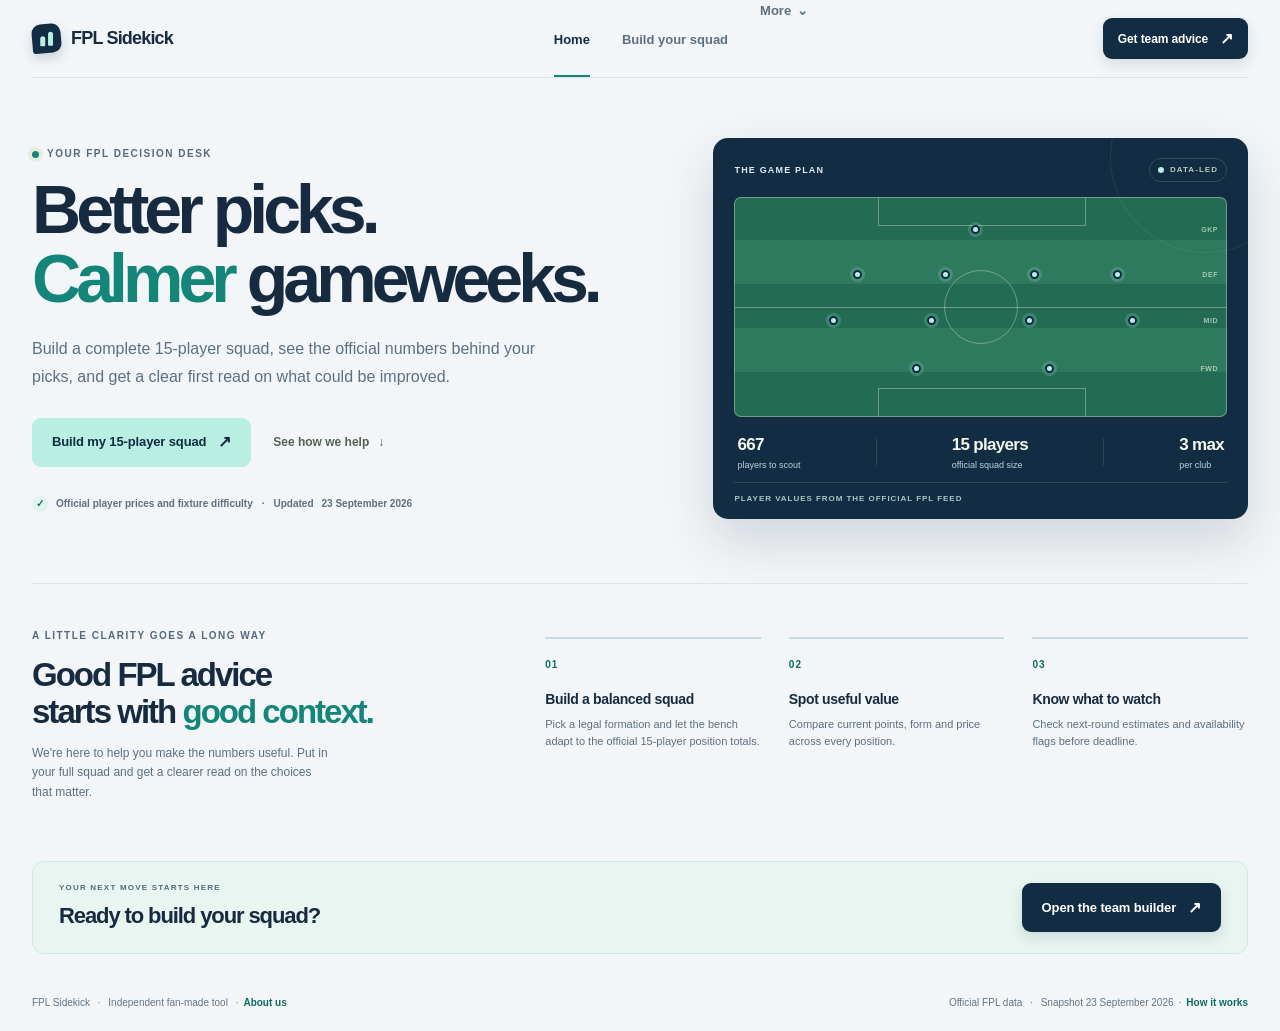
<file: index.html>
<!doctype html>
<html lang="en">
<head>
  <!DOCTYPE html>
<html lang="en">
<head>
    <meta charset="UTF-8">
    <title>FPL SideKick</title>
    
<link rel="shortcut icon" type="image/x-icon" href="favicon.ico"> 
</head>
</html>
  <meta charset="utf-8">
  <meta name="viewport" content="width=device-width, initial-scale=1">
  <meta name="theme-color" content="#f3f6f8">
  <meta name="description" content="Data-led Fantasy Premier League advice, a rules-based 15-player squad builder and human-reviewed team feedback.">
  <title>FPL Sidekick — better picks, calmer gameweeks</title>
  <link rel="stylesheet" href="styles.css">
</head>
<body class="home-page">
  <header class="site-header">
    <a class="brand" href="index.html" aria-label="FPL Sidekick home">
      <span class="brand-mark" aria-hidden="true"><span></span><span></span></span>
      <span>FPL <b>Sidekick</b></span>
    </a>
    <nav class="main-nav" aria-label="Main navigation">
      <a class="nav-link is-active" href="index.html" aria-current="page">Home</a>
      <a class="nav-link" href="team.html">Build your squad</a>
      <details class="nav-more"><summary>More</summary><div class="nav-menu"><a href="how-it-works.html">How it works</a><a href="about.html">About us</a></div></details>
    </nav>
    <details class="mobile-nav">
      <summary><span class="mobile-nav-icon" aria-hidden="true"></span>Menu</summary>
      <nav class="mobile-nav-panel" aria-label="Mobile navigation">
        <a class="is-current" href="index.html" aria-current="page">Home</a>
        <a href="team.html">Build your squad</a>
        <a href="how-it-works.html">How it works</a>
        <a href="about.html">About us</a>
      </nav>
    </details>
    <a class="button button-small button-dark header-cta" href="team.html">Get team advice <span aria-hidden="true">↗</span></a>
  </header>
<main>
    <section class="home-hero wrap">
      <div class="hero-copy">
        <p class="eyebrow"><span class="eyebrow-dot"></span> YOUR FPL DECISION DESK</p>
        <h1>Better picks.<br><span>Calmer</span> gameweeks.</h1>
        <p class="hero-lede">Build a complete 15-player squad, see the official numbers behind your picks, and get a clear first read on what could be improved.</p>
        <div class="hero-actions">
          <a class="button button-lime" href="team.html">Build my 15-player squad <span aria-hidden="true">↗</span></a>
          <a class="text-link" href="#how-we-help">See how we help <span aria-hidden="true">↓</span></a>
        </div>
        <div class="hero-proof"><span class="proof-check" aria-hidden="true">✓</span> Official player prices and fixture difficulty <span class="proof-separator">·</span> Updated <time data-updated>23 September 2026</time></div>
      </div>

      <aside class="hero-board" aria-label="FPL Sidekick squad snapshot">
        <div class="board-topline"><span class="board-label">THE GAME PLAN</span><span class="live-tag"><i></i> DATA-LED</span></div>
        <div class="mini-pitch" aria-hidden="true">
          <span class="pitch-halfway"></span><span class="pitch-circle"></span>
          <span class="mini-player p1"></span><span class="mini-player p2"></span><span class="mini-player p3"></span>
          <span class="mini-player p4"></span><span class="mini-player p5"></span><span class="mini-player p6"></span>
          <span class="mini-player p7"></span><span class="mini-player p8"></span><span class="mini-player p9"></span>
          <span class="mini-player p10"></span><span class="mini-player p11"></span>
          <span class="mini-label mini-gk">GKP</span><span class="mini-label mini-def">DEF</span>
          <span class="mini-label mini-mid">MID</span><span class="mini-label mini-fwd">FWD</span>
        </div>
        <div class="board-bottomline">
          <div><span class="board-number" data-player-pool>667</span><span class="board-caption">players to scout</span></div>
          <div class="board-divider"></div>
          <div><span class="board-number">15 players</span><span class="board-caption">official squad size</span></div>
          <div class="board-divider"></div>
          <div><span class="board-number">3 max</span><span class="board-caption">per club</span></div>
        </div>
        <p class="board-source">PLAYER VALUES FROM THE OFFICIAL FPL FEED</p>
      </aside>
    </section>

    <section class="how-section wrap" id="how-we-help">
      <div class="section-intro">
        <p class="eyebrow">A LITTLE CLARITY GOES A LONG WAY</p>
        <h2>Good FPL advice<br>starts with <em>good context.</em></h2>
        <p>We're here to help you make the numbers useful. Put in your full squad and get a clearer read on the choices that matter.</p>
      </div>
      <div class="approach-grid">
        <article class="approach-item">
          <span class="approach-number">01</span>
          <h3>Build a balanced squad</h3>
          <p>Pick a legal formation and let the bench adapt to the official 15-player position totals.</p>
        </article>
        <article class="approach-item">
          <span class="approach-number">02</span>
          <h3>Spot useful value</h3>
          <p>Compare current points, form and price across every position.</p>
        </article>
        <article class="approach-item">
          <span class="approach-number">03</span>
          <h3>Know what to watch</h3>
          <p>Check next-round estimates and availability flags before deadline.</p>
        </article>
      </div>
    </section>

    <section class="home-cta wrap">
        <div><p class="eyebrow">YOUR NEXT MOVE STARTS HERE</p><h2>Ready to build your squad?</h2></div>
        <a class="button button-dark" href="team.html">Open the team builder <span aria-hidden="true">↗</span></a>
    </section>
  </main>

  <footer class="site-footer wrap">
    <span>FPL Sidekick <span class="footer-dot">·</span> Independent fan-made tool <span class="footer-dot">·</span><a href="about.html">About us</a></span>
    <span>Official FPL data <span class="footer-dot">·</span> Snapshot <time data-updated>23 September 2026</time><span class="footer-dot">·</span><a href="how-it-works.html">How it works</a></span>
  </footer>
  <script src="players.js"></script>
  <script src="home.js"></script>
</body>
</html>
</file>
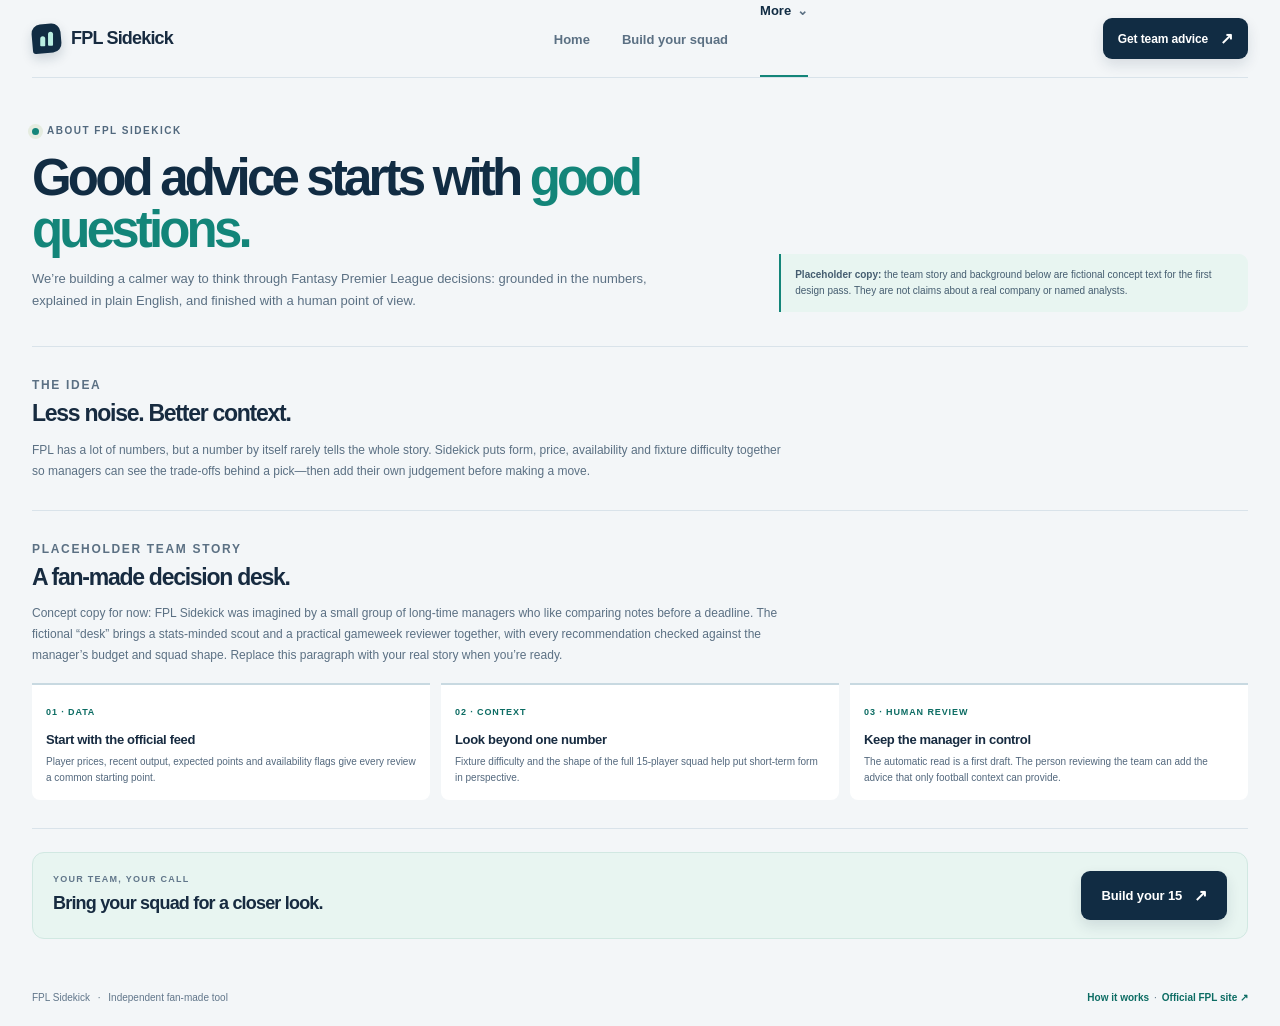
<file: about.html>
<!doctype html>
<html lang="en">
<head>
  <meta charset="utf-8">
  <meta name="viewport" content="width=device-width, initial-scale=1">
  <meta name="theme-color" content="#f3f6f8">
  <meta name="description" content="Meet FPL Sidekick and learn about the idea behind our Fantasy Premier League team reviews.">
  <title>About us — FPL Sidekick</title>
  <link rel="stylesheet" href="styles.css">
</head>
<body>
  <header class="site-header">
    <a class="brand" href="index.html" aria-label="FPL Sidekick home"><span class="brand-mark" aria-hidden="true"><span></span><span></span></span><span>FPL <b>Sidekick</b></span></a>
    <nav class="main-nav" aria-label="Main navigation">
      <a class="nav-link" href="index.html">Home</a><a class="nav-link" href="team.html">Build your squad</a>
      <details class="nav-more is-active"><summary>More</summary><div class="nav-menu"><a href="how-it-works.html">How it works</a><a class="is-current" href="about.html" aria-current="page">About us</a></div></details>
    </nav>
    <details class="mobile-nav">
      <summary><span class="mobile-nav-icon" aria-hidden="true"></span>Menu</summary>
      <nav class="mobile-nav-panel" aria-label="Mobile navigation">
        <a href="index.html">Home</a>
        <a href="team.html">Build your squad</a>
        <a href="how-it-works.html">How it works</a>
        <a class="is-current" href="about.html" aria-current="page">About us</a>
      </nav>
    </details>
    <a class="button button-small button-dark header-cta" href="team.html">Get team advice <span aria-hidden="true">↗</span></a>
  </header>
  <main class="wrap content-main">
    <section class="page-hero">
      <div><p class="eyebrow"><span class="eyebrow-dot"></span> ABOUT FPL SIDEKICK</p><h1>Good advice starts with <span>good questions.</span></h1><p>We’re building a calmer way to think through Fantasy Premier League decisions: grounded in the numbers, explained in plain English, and finished with a human point of view.</p></div>
      <aside class="page-note"><strong>Placeholder copy:</strong> the team story and background below are fictional concept text for the first design pass. They are not claims about a real company or named analysts.</aside>
    </section>
    <section class="page-section">
      <p class="micro-label">THE IDEA</p><h2>Less noise. Better context.</h2>
      <p>FPL has a lot of numbers, but a number by itself rarely tells the whole story. Sidekick puts form, price, availability and fixture difficulty together so managers can see the trade-offs behind a pick—then add their own judgement before making a move.</p>
    </section>
    <section class="page-section">
      <p class="micro-label">PLACEHOLDER TEAM STORY</p><h2>A fan-made decision desk.</h2>
      <p>Concept copy for now: FPL Sidekick was imagined by a small group of long-time managers who like comparing notes before a deadline. The fictional “desk” brings a stats-minded scout and a practical gameweek reviewer together, with every recommendation checked against the manager’s budget and squad shape. Replace this paragraph with your real story when you’re ready.</p>
      <div class="page-card-grid">
        <article class="page-card"><span>01 · DATA</span><h3>Start with the official feed</h3><p>Player prices, recent output, expected points and availability flags give every review a common starting point.</p></article>
        <article class="page-card"><span>02 · CONTEXT</span><h3>Look beyond one number</h3><p>Fixture difficulty and the shape of the full 15-player squad help put short-term form in perspective.</p></article>
        <article class="page-card"><span>03 · HUMAN REVIEW</span><h3>Keep the manager in control</h3><p>The automatic read is a first draft. The person reviewing the team can add the advice that only football context can provide.</p></article>
      </div>
    </section>
    <section class="page-cta"><div><p class="micro-label">YOUR TEAM, YOUR CALL</p><h2>Bring your squad for a closer look.</h2></div><a class="button button-dark" href="team.html">Build your 15 <span aria-hidden="true">↗</span></a></section>
  </main>
  <footer class="site-footer wrap"><span>FPL Sidekick <span class="footer-dot">·</span> Independent fan-made tool</span><span><a href="how-it-works.html">How it works</a><span class="footer-dot">·</span><a href="https://fantasy.premierleague.com/" target="_blank" rel="noreferrer">Official FPL site ↗</a></span></footer>
</body>
</html>
</file>
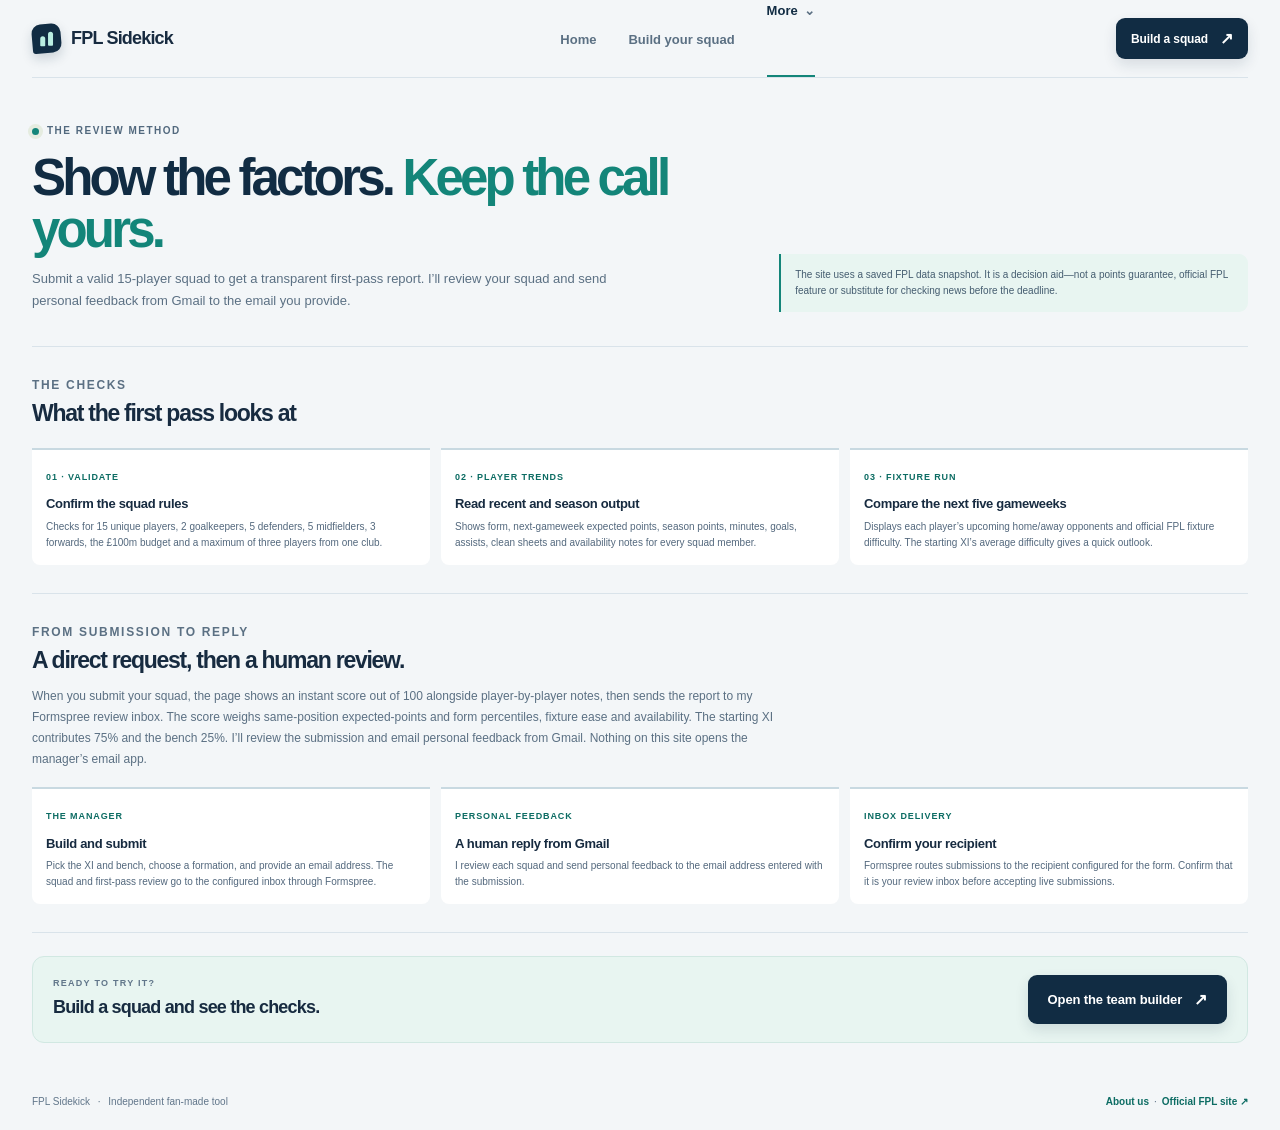
<file: how-it-works.html>
<!doctype html>
<html lang="en">
<head>
  <meta charset="utf-8">
  <meta name="viewport" content="width=device-width, initial-scale=1">
  <meta name="theme-color" content="#f3f6f8">
  <meta name="description" content="See how FPL Sidekick checks a squad and builds a first-pass review from official player and fixture data.">
  <title>How it works — FPL Sidekick</title>
  <link rel="stylesheet" href="styles.css">
</head>
<body>
  <header class="site-header">
    <a class="brand" href="index.html" aria-label="FPL Sidekick home"><span class="brand-mark" aria-hidden="true"><span></span><span></span></span><span>FPL <b>Sidekick</b></span></a>
    <nav class="main-nav" aria-label="Main navigation">
      <a class="nav-link" href="index.html">Home</a><a class="nav-link" href="team.html">Build your squad</a>
      <details class="nav-more is-active"><summary>More</summary><div class="nav-menu"><a class="is-current" href="how-it-works.html" aria-current="page">How it works</a><a href="about.html">About us</a></div></details>
    </nav>
    <details class="mobile-nav">
      <summary><span class="mobile-nav-icon" aria-hidden="true"></span>Menu</summary>
      <nav class="mobile-nav-panel" aria-label="Mobile navigation">
        <a href="index.html">Home</a>
        <a href="team.html">Build your squad</a>
        <a class="is-current" href="how-it-works.html" aria-current="page">How it works</a>
        <a href="about.html">About us</a>
      </nav>
    </details>
    <a class="button button-small button-dark header-cta" href="team.html">Build a squad <span aria-hidden="true">↗</span></a>
  </header>
  <main class="wrap content-main">
    <section class="page-hero">
      <div><p class="eyebrow"><span class="eyebrow-dot"></span> THE REVIEW METHOD</p><h1>Show the factors. <span>Keep the call yours.</span></h1><p>Submit a valid 15-player squad to get a transparent first-pass report. I’ll review your squad and send personal feedback from Gmail to the email you provide.</p></div>
      <aside class="page-note">The site uses a saved FPL data snapshot. It is a decision aid—not a points guarantee, official FPL feature or substitute for checking news before the deadline.</aside>
    </section>
    <section class="page-section">
      <p class="micro-label">THE CHECKS</p><h2>What the first pass looks at</h2>
      <div class="page-card-grid">
        <article class="page-card"><span>01 · VALIDATE</span><h3>Confirm the squad rules</h3><p>Checks for 15 unique players, 2 goalkeepers, 5 defenders, 5 midfielders, 3 forwards, the £100m budget and a maximum of three players from one club.</p></article>
        <article class="page-card"><span>02 · PLAYER TRENDS</span><h3>Read recent and season output</h3><p>Shows form, next-gameweek expected points, season points, minutes, goals, assists, clean sheets and availability notes for every squad member.</p></article>
        <article class="page-card"><span>03 · FIXTURE RUN</span><h3>Compare the next five gameweeks</h3><p>Displays each player’s upcoming home/away opponents and official FPL fixture difficulty. The starting XI’s average difficulty gives a quick outlook.</p></article>
      </div>
    </section>
    <section class="page-section">
      <p class="micro-label">FROM SUBMISSION TO REPLY</p><h2>A direct request, then a human review.</h2>
      <p>When you submit your squad, the page shows an instant score out of 100 alongside player-by-player notes, then sends the report to my Formspree review inbox. The score weighs same-position expected-points and form percentiles, fixture ease and availability. The starting XI contributes 75% and the bench 25%. I’ll review the submission and email personal feedback from Gmail. Nothing on this site opens the manager’s email app.</p>
      <div class="page-card-grid">
        <article class="page-card"><span>THE MANAGER</span><h3>Build and submit</h3><p>Pick the XI and bench, choose a formation, and provide an email address. The squad and first-pass review go to the configured inbox through Formspree.</p></article>
        <article class="page-card"><span>PERSONAL FEEDBACK</span><h3>A human reply from Gmail</h3><p>I review each squad and send personal feedback to the email address entered with the submission.</p></article>
        <article class="page-card"><span>INBOX DELIVERY</span><h3>Confirm your recipient</h3><p>Formspree routes submissions to the recipient configured for the form. Confirm that it is your review inbox before accepting live submissions.</p></article>
      </div>
    </section>
    <section class="page-cta"><div><p class="micro-label">READY TO TRY IT?</p><h2>Build a squad and see the checks.</h2></div><a class="button button-dark" href="team.html">Open the team builder <span aria-hidden="true">↗</span></a></section>
  </main>
  <footer class="site-footer wrap"><span>FPL Sidekick <span class="footer-dot">·</span> Independent fan-made tool</span><span><a href="about.html">About us</a><span class="footer-dot">·</span><a href="https://fantasy.premierleague.com/" target="_blank" rel="noreferrer">Official FPL site ↗</a></span></footer>
</body>
</html>
</file>
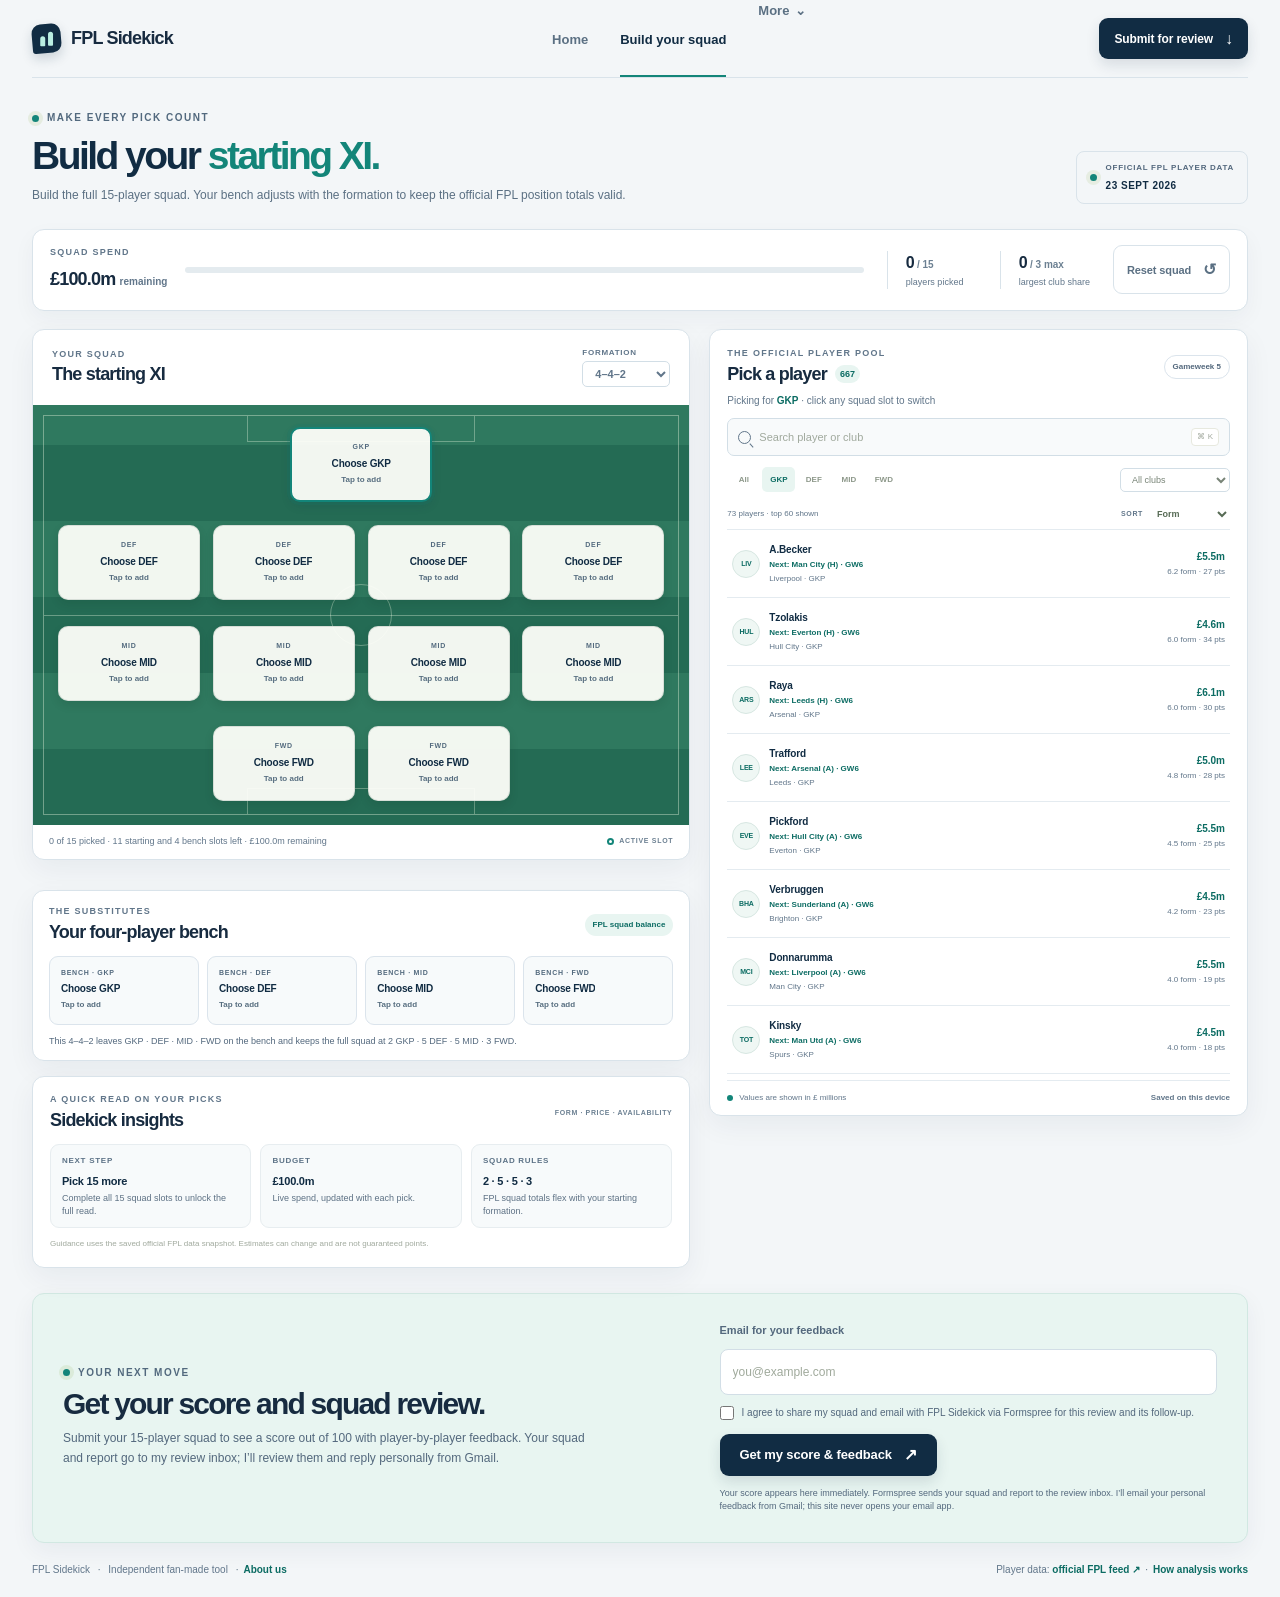
<file: team.html>
<!doctype html>
<html lang="en">
<head>
  <meta charset="utf-8">
  <meta name="viewport" content="width=device-width, initial-scale=1">
  <meta name="theme-color" content="#f3f6f8">
  <meta name="description" content="Build a complete FPL squad of 15 with official prices, legal formations and a personalised team review.">
  <title>Build your squad — FPL Sidekick</title>
  <link rel="stylesheet" href="styles.css">
</head>
  <body class="builder-page">
  <header class="site-header">
    <a class="brand" href="index.html" aria-label="FPL Sidekick home">
      <span class="brand-mark" aria-hidden="true"><span></span><span></span></span>
      <span>FPL <b>Sidekick</b></span>
    </a>
    <nav class="main-nav" aria-label="Main navigation">
      <a class="nav-link" href="index.html">Home</a>
      <a class="nav-link is-active" href="team.html" aria-current="page">Build your squad</a>
      <details class="nav-more"><summary>More</summary><div class="nav-menu"><a href="how-it-works.html">How it works</a><a href="about.html">About us</a></div></details>
    </nav>
    <details class="mobile-nav">
      <summary><span class="mobile-nav-icon" aria-hidden="true"></span>Menu</summary>
      <nav class="mobile-nav-panel" aria-label="Mobile navigation">
        <a href="index.html">Home</a>
        <a class="is-current" href="team.html" aria-current="page">Build your squad</a>
        <a href="how-it-works.html">How it works</a>
        <a href="about.html">About us</a>
      </nav>
    </details>
    <a class="button button-small button-dark header-cta" href="#submit-team">Submit for review <span aria-hidden="true">↓</span></a>
  </header>

  <main class="wrap builder-main">
    <section class="builder-intro">
      <div>
        <p class="eyebrow"><span class="eyebrow-dot"></span> MAKE EVERY PICK COUNT</p>
        <h1>Build your <span>starting XI.</span></h1>
        <p>Build the full 15-player squad. Your bench adjusts with the formation to keep the official FPL position totals valid.</p>
      </div>
      <div class="feed-stamp"><span class="feed-pulse"></span><span>OFFICIAL FPL PLAYER DATA</span><b data-feed-date>23 SEPT 2026</b></div>
    </section>

    <section class="budget-strip" aria-label="Squad budget summary">
      <div class="budget-main">
        <div class="budget-copy"><span class="micro-label">SQUAD SPEND</span><strong id="budget-remaining">£100.0m <small>remaining</small></strong></div>
        <div class="budget-track" role="progressbar" aria-label="Budget spent" aria-valuemin="0" aria-valuemax="100" aria-valuenow="0"><span id="budget-fill"></span></div>
      </div>
      <div class="budget-stat"><strong id="picked-count">0<span> / 15</span></strong><span>players picked</span></div>
      <div class="budget-stat club-stat"><strong id="club-count">0<span> / 3 max</span></strong><span>largest club share</span></div>
      <button class="button button-quiet reset-button" id="reset-team" type="button">Reset squad <span aria-hidden="true">↺</span></button>
    </section>

    <div class="builder-layout">
      <div class="lineup-column">
        <section class="lineup-panel" aria-labelledby="lineup-title">
          <div class="panel-heading lineup-heading">
            <div><p class="micro-label">YOUR SQUAD</p><h2 id="lineup-title">The starting XI</h2></div>
            <label class="formation-control">FORMATION
              <select id="formation-select" aria-label="Choose formation">
                <option value="3-4-3">3–4–3</option><option value="3-5-2">3–5–2</option>
                <option value="4-3-3">4–3–3</option><option value="4-4-2" selected>4–4–2</option>
                <option value="4-5-1">4–5–1</option><option value="5-2-3">5–2–3</option>
                <option value="5-3-2">5–3–2</option><option value="5-4-1">5–4–1</option>
              </select>
            </label>
          </div>

          <div class="pitch" aria-label="Starting eleven pitch">
            <div class="pitch-outline" aria-hidden="true"><span class="pitch-midline"></span><span class="pitch-center"></span><span class="pitch-box pitch-box-top"></span><span class="pitch-box pitch-box-bottom"></span></div>
            <div class="pitch-row" data-row="GKP" aria-label="Goalkeeper"></div>
            <div class="pitch-row" data-row="DEF" aria-label="Defenders"></div>
            <div class="pitch-row" data-row="MID" aria-label="Midfielders"></div>
            <div class="pitch-row" data-row="FWD" aria-label="Forwards"></div>
          </div>
          <div class="lineup-foot"><span id="lineup-status" role="status">Choose a slot, then add a player from the list.</span><span class="pitch-legend"><i></i> ACTIVE SLOT</span></div>
        </section>

        <section class="bench-panel" aria-labelledby="bench-title">
          <div class="panel-heading bench-heading"><div><p class="micro-label">THE SUBSTITUTES</p><h2 id="bench-title">Your four-player bench</h2></div><span class="bench-rule-tag">FPL squad balance</span></div>
          <div class="bench-grid" id="bench-grid" aria-label="Substitute slots"></div>
          <p class="bench-note" id="bench-composition">Bench positions adjust with your formation so the full squad remains 2 GKP · 5 DEF · 5 MID · 3 FWD.</p>
        </section>

        <section class="insights-panel" id="squad-insights" aria-labelledby="insights-title">
          <div class="panel-heading insights-heading">
            <div><p class="micro-label">A QUICK READ ON YOUR PICKS</p><h2 id="insights-title">Sidekick insights</h2></div>
            <span class="insight-source">FORM · PRICE · AVAILABILITY</span>
          </div>
          <div class="insights-grid" id="insights-grid" aria-live="polite"></div>
          <p class="insight-disclaimer">Guidance uses the saved official FPL data snapshot. Estimates can change and are not guaranteed points.</p>
        </section>
      </div>

      <aside class="player-panel" aria-labelledby="players-title">
        <div class="panel-heading player-heading">
          <div><p class="micro-label">THE OFFICIAL PLAYER POOL</p><h2 id="players-title">Pick a player <span id="pool-count">667</span></h2></div>
          <span class="round-chip" id="gameweek-chip">2026/27</span>
        </div>
        <p class="active-slot-note" id="active-slot-note">Picking for <b>GKP</b> <span>· click a pitch slot to switch</span></p>
        <label class="search-field"><span class="search-icon" aria-hidden="true"></span><span class="visually-hidden">Search players or clubs</span><input id="player-search" type="search" placeholder="Search player or club" autocomplete="off"><kbd>⌘ K</kbd></label>
        <div class="player-tools">
          <div class="position-filters" id="position-filters" aria-label="Filter players by position">
            <button type="button" data-position="ALL">All</button><button type="button" data-position="1">GKP</button>
            <button type="button" data-position="2">DEF</button><button type="button" data-position="3">MID</button><button type="button" data-position="4">FWD</button>
          </div>
          <label class="club-filter-label"><span class="visually-hidden">Filter by club</span><select id="club-filter"><option value="ALL">All clubs</option></select></label>
        </div>
        <div class="pool-summary"><span id="result-count">Loading players…</span><label>SORT <select id="sort-by" aria-label="Sort players"><option value="form">Form</option><option value="expected">Next GW</option><option value="points">Points</option><option value="value">Value</option><option value="price-low">Price ↑</option><option value="price-high">Price ↓</option></select></label></div>
        <div class="player-list" id="player-list" role="list" aria-label="Available FPL players"></div>
        <div class="player-list-foot"><span class="pool-dot"></span><span>Values are shown in £ millions</span><span id="save-state">Saved on this device</span></div>
      </aside>
    </div>

    <section class="submission-section" id="submit-team" aria-labelledby="submit-title">
      <div class="submission-copy"><p class="eyebrow"><span class="eyebrow-dot"></span> YOUR NEXT MOVE</p><h2 id="submit-title">Get your score and squad review.</h2><p>Submit your 15-player squad to see a score out of 100 with player-by-player feedback. Your squad and report go to my review inbox; I’ll review them and reply personally from Gmail.</p></div>
      <form class="submission-form" id="team-submission">
        <label class="field-label" for="submitter-email">Email for your feedback</label>
        <input class="text-input" id="submitter-email" name="email" type="email" autocomplete="email" placeholder="you@example.com" required>
        <label class="consent-row"><input type="checkbox" name="email-consent" required><span>I agree to share my squad and email with FPL Sidekick via Formspree for this review and its follow-up.</span></label>
        <button class="button button-dark" type="submit">Get my score &amp; feedback <span aria-hidden="true">↗</span></button>
        <p class="local-mode-note">Your score appears here immediately. Formspree sends your squad and report to the review inbox. I’ll email your personal feedback from Gmail; this site never opens your email app.</p>
        <p class="submission-status" id="submission-status" role="status" aria-live="polite" hidden></p>
      </form>
    </section>

    <section class="analysis-report" id="analysis-report" hidden aria-labelledby="report-title" aria-live="polite">
      <div id="report-content"></div>
    </section>

    <footer class="builder-footer"><span>FPL Sidekick <span class="footer-dot">·</span> Independent fan-made tool <span class="footer-dot">·</span><a href="about.html">About us</a></span><span>Player data: <a href="https://fantasy.premierleague.com/" target="_blank" rel="noreferrer">official FPL feed ↗</a><span class="footer-dot">·</span><a href="how-it-works.html">How analysis works</a></span></footer>
  </main>
  <div class="toast" id="toast" role="status" aria-live="polite"></div>
  <script src="players.js"></script>
  <script src="app.js"></script>
</body>
</html>
</file>
<file: styles.css>
:root {
  color-scheme: light;
  --paper: #f2f5f8;
  --surface: #ffffff;
  --ink: #162a40;
  --muted: #53687d;
  --line: #dbe4ec;
  --brand: #102b42;
  --brand-deep: #0a2033;
  --accent: #147d71;
  --accent-dark: #0e665e;
  --accent-bright: #9cebd8;
  --accent-soft: #e6f5f1;
  --field: #23694f;
  --field-light: #30785c;
  --forest: var(--brand);
  --forest-deep: var(--brand-deep);
  --lime: var(--accent-bright);
  --lime-dark: var(--accent);
  --pitch: var(--field);
  --pitch-light: var(--field-light);
  --coral: #bb5d46;
  --shadow: 0 14px 38px rgba(16, 43, 66, .09);
}

* { box-sizing: border-box; }

html { scroll-behavior: smooth; }

body {
  min-width: 320px;
  margin: 0;
  overflow-x: hidden;
  background: var(--paper);
  color: var(--ink);
  font-family: -apple-system, BlinkMacSystemFont, "Segoe UI", sans-serif;
  font-size: 15px;
  line-height: 1.5;
  -webkit-font-smoothing: antialiased;
}

button, input, select { font: inherit; }
button, select { color: inherit; }
a { color: inherit; text-decoration: none; }
button { cursor: pointer; }
button:focus-visible, a:focus-visible, input:focus-visible, select:focus-visible, summary:focus-visible { outline: 3px solid var(--accent); outline-offset: 3px; }

.wrap { width: calc(100% - 72px); max-width: 1280px; margin-inline: auto; }
.site-header { display: flex; align-items: center; justify-content: space-between; min-width: 0; min-height: 82px; width: calc(100% - 72px); max-width: 1280px; margin: 0 auto; border-bottom: 1px solid var(--line); }
.brand { display: inline-flex; align-items: center; gap: 10px; font-size: 17px; font-weight: 560; letter-spacing: -.045em; white-space: nowrap; }
.brand b { font-weight: 790; }
.brand-mark { display: inline-flex; align-items: flex-end; justify-content: center; gap: 3px; width: 29px; height: 29px; padding: 7px 6px; border-radius: 8px 8px 8px 3px; background: var(--forest); transform: rotate(-5deg); }
.brand-mark span { display: block; width: 5px; height: 10px; border-radius: 3px 3px 1px 1px; background: var(--lime); transform: rotate(5deg); }
.brand-mark span:last-child { height: 14px; }
.main-nav { display: flex; align-items: center; gap: 32px; margin-left: 86px; }
.nav-link { position: relative; padding: 29px 0 27px; color: #69756b; font-size: 13px; font-weight: 610; transition: color .16s ease; }
.nav-link:hover, .nav-link.is-active { color: var(--ink); }
.nav-link.is-active::after { position: absolute; right: 0; bottom: -1px; left: 0; height: 2px; background: var(--lime-dark); content: ""; }
.nav-more { position: relative; align-self: stretch; display: flex; align-items: center; }
.nav-more summary { list-style: none; cursor: pointer; color: #69756b; font-size: 13px; font-weight: 610; }
.nav-more summary::-webkit-details-marker { display: none; }
.nav-more summary::after { display: inline-block; margin-left: 6px; color: #8d9a87; content: "⌄"; }
.nav-more[open] summary { color: var(--ink); }
.nav-more.is-active summary { color: var(--ink); }
.nav-more.is-active::after { position: absolute; right: 0; bottom: -1px; left: 0; height: 2px; background: var(--lime-dark); content: ""; }
.nav-menu { position: absolute; top: calc(100% - 15px); right: -15px; z-index: 20; display: grid; min-width: 180px; padding: 6px; border: 1px solid var(--line); border-radius: 8px; background: var(--surface); box-shadow: var(--shadow); }
.nav-menu a { padding: 9px 10px; border-radius: 5px; color: #5f6d61; font-size: 11px; font-weight: 630; white-space: nowrap; }
.nav-menu a.is-current { background: #f3f6eb; color: var(--forest); }
.nav-menu a:hover { background: #f3f6eb; color: var(--forest); }
.nav-menu a span { margin-left: 5px; color: #9aa493; font-size: 8px; text-transform: uppercase; }
.mobile-nav { display: none; position: relative; flex: 0 0 auto; }
.mobile-nav > summary { display: inline-flex; align-items: center; gap: 8px; min-height: 38px; padding: 0 11px; border: 1px solid var(--line); border-radius: 7px; background: var(--surface); color: #526453; font-size: 11px; font-weight: 700; list-style: none; cursor: pointer; }
.mobile-nav > summary::-webkit-details-marker { display: none; }
.mobile-nav > summary::after { margin-left: 1px; color: #879487; content: "⌄"; font-size: 12px; }
.mobile-nav[open] > summary::after { content: "⌃"; }
.mobile-nav-icon { width: 13px; height: 10px; border-top: 1.5px solid currentColor; border-bottom: 1.5px solid currentColor; background: linear-gradient(to bottom, transparent 3.5px, currentColor 3.5px, currentColor 5px, transparent 5px); }
.mobile-nav-panel { position: absolute; top: calc(100% + 8px); right: 0; z-index: 30; display: grid; width: min(230px, calc(100vw - 32px)); padding: 6px; border: 1px solid var(--line); border-radius: 8px; background: var(--surface); box-shadow: var(--shadow); }
.mobile-nav-panel a { display: flex; align-items: center; justify-content: space-between; gap: 10px; padding: 10px 11px; border-radius: 5px; color: #5f6d61; font-size: 12px; font-weight: 630; }
.mobile-nav-panel a:hover, .mobile-nav-panel a.is-current { background: #f3f6eb; color: var(--forest); }
.mobile-nav-tag { color: #9aa493; font-size: 8px; font-weight: 700; letter-spacing: .06em; text-transform: uppercase; }
.button { display: inline-flex; align-items: center; justify-content: center; gap: 12px; min-height: 48px; padding: 0 20px; border: 0; border-radius: 8px; font-size: 13px; font-weight: 730; letter-spacing: -.01em; transition: transform .16s ease, background .16s ease, box-shadow .16s ease; }
.button:hover { transform: translateY(-1px); box-shadow: 0 7px 18px rgba(16, 44, 30, .12); }
.button span { font-size: 16px; line-height: 1; }
.button-small { min-height: 40px; padding-inline: 15px; font-size: 12px; }
.button-dark { background: var(--forest); color: white; }
.button-dark:hover { background: var(--forest-deep); }
.button-lime { background: var(--lime); color: var(--ink); }
.button-lime:hover { background: #d2f282; }
.button-quiet { min-height: 38px; padding-inline: 13px; border: 1px solid var(--line); background: transparent; color: #68756b; font-size: 11px; }
.button-quiet:hover { border-color: #c9d0bc; background: #f7f8f0; }
.eyebrow { display: flex; align-items: center; gap: 8px; margin: 0 0 15px; color: #687867; font-size: 10px; font-weight: 770; letter-spacing: .15em; line-height: 1.2; }
.eyebrow-dot { width: 7px; height: 7px; border-radius: 50%; background: #81ab43; box-shadow: 0 0 0 4px rgba(129, 171, 67, .13); }
.visually-hidden { position: absolute; width: 1px; height: 1px; padding: 0; margin: -1px; overflow: hidden; clip: rect(0, 0, 0, 0); white-space: nowrap; border: 0; }
.micro-label { display: block; margin: 0 0 5px; color: #819083; font-size: 9px; font-weight: 760; letter-spacing: .14em; line-height: 1.2; }
.footer-dot { padding-inline: 5px; color: #a2ac9d; }

/* Homepage */
.home-hero { display: grid; grid-template-columns: minmax(0, 1.08fr) minmax(390px, .92fr); align-items: center; gap: 58px; padding-top: 67px; padding-bottom: 72px; }
.hero-copy { padding: 10px 0 8px; }
.hero-copy h1 { max-width: 660px; margin: 0; font-size: 70px; font-weight: 760; letter-spacing: -.073em; line-height: .99; }
.hero-copy h1 span { color: #739a3c; }
.hero-lede { max-width: 520px; margin: 23px 0 0; color: #68746a; font-size: 16px; line-height: 1.7; }
.hero-actions { display: flex; align-items: center; gap: 22px; margin-top: 28px; }
.text-link { display: inline-flex; align-items: center; gap: 9px; color: #526453; font-size: 12px; font-weight: 680; }
.text-link:hover { color: var(--forest); }
.hero-proof { display: flex; align-items: center; gap: 8px; margin-top: 29px; color: #879186; font-size: 10px; font-weight: 590; }
.proof-check { display: inline-grid; place-items: center; width: 16px; height: 16px; border-radius: 50%; background: #e4edcf; color: #547a2f; font-size: 10px; font-weight: 800; }
.proof-separator { margin-inline: 1px; color: #b0b9aa; }
.hero-board { position: relative; overflow: hidden; padding: 20px 21px 14px; border-radius: 13px; background: var(--forest); color: #fff; box-shadow: var(--shadow); }
.hero-board::after { position: absolute; top: -77px; right: -54px; width: 190px; height: 190px; border: 1px solid rgba(212, 240, 152, .09); border-radius: 50%; content: ""; }
.board-topline { position: relative; z-index: 1; display: flex; align-items: center; justify-content: space-between; }
.board-label, .live-tag { font-size: 9px; font-weight: 720; letter-spacing: .13em; }
.board-label { color: #d5e2d2; }
.live-tag { display: inline-flex; align-items: center; gap: 6px; padding: 5px 8px; border: 1px solid rgba(255,255,255,.15); border-radius: 999px; color: #b9cbb9; font-size: 8px; }
.live-tag i { width: 6px; height: 6px; border-radius: 50%; background: var(--lime); }
.mini-pitch { position: relative; height: 220px; margin-top: 15px; overflow: hidden; border: 1px solid rgba(237, 247, 218, .38); border-radius: 4px; background: repeating-linear-gradient(0deg, var(--pitch) 0 44px, var(--pitch-light) 44px 88px); }
.pitch-halfway { position: absolute; top: 50%; right: 0; left: 0; border-top: 1px solid rgba(237, 247, 218, .36); }
.pitch-circle { position: absolute; top: 50%; left: 50%; width: 74px; height: 74px; border: 1px solid rgba(237, 247, 218, .36); border-radius: 50%; transform: translate(-50%, -50%); }
.mini-pitch::before, .mini-pitch::after { position: absolute; left: 29%; width: 42%; height: 27px; border: 1px solid rgba(237, 247, 218, .34); content: ""; }
.mini-pitch::before { top: 0; border-top: 0; }
.mini-pitch::after { bottom: 0; border-bottom: 0; }
.mini-player { position: absolute; z-index: 1; width: 9px; height: 9px; border: 2px solid var(--forest); border-radius: 50%; background: var(--lime); box-shadow: 0 0 0 3px rgba(198, 237, 104, .17); }
.p1 { top: 12%; left: 48%; }.p2 { top: 33%; left: 24%; }.p3 { top: 33%; left: 42%; }.p4 { top: 33%; left: 60%; }.p5 { top: 33%; left: 77%; }
.p6 { top: 54%; left: 19%; }.p7 { top: 54%; left: 39%; }.p8 { top: 54%; left: 59%; }.p9 { top: 54%; left: 80%; }
.p10 { top: 76%; left: 36%; }.p11 { top: 76%; left: 63%; }
.mini-label { position: absolute; right: 8px; color: rgba(239, 247, 229, .63); font-size: 7px; font-weight: 700; letter-spacing: .08em; }
.mini-gk { top: 12%; }.mini-def { top: 33%; }.mini-mid { top: 54%; }.mini-fwd { top: 76%; }
.board-bottomline { position: relative; z-index: 1; display: flex; align-items: center; justify-content: space-between; gap: 12px; padding: 15px 3px 10px; }
.board-bottomline > div:not(.board-divider) { display: grid; gap: 1px; }
.board-number { color: #f5f8ec; font-size: 17px; font-weight: 720; letter-spacing: -.04em; }
.board-caption { color: #b7c7b7; font-size: 9px; font-weight: 530; }
.board-divider { width: 1px; height: 26px; background: rgba(255,255,255,.14); }
.board-source { margin: 0; padding-top: 10px; border-top: 1px solid rgba(255,255,255,.13); color: #8fa991; font-size: 8px; font-weight: 620; letter-spacing: .12em; }
.how-section { display: grid; grid-template-columns: minmax(235px, .78fr) minmax(0, 1.22fr); gap: 80px; padding-top: 44px; padding-bottom: 48px; border-top: 1px solid var(--line); }
.section-intro h2 { margin: 0; font-size: 33px; font-weight: 735; letter-spacing: -.06em; line-height: 1.12; }
.section-intro h2 em { color: #779847; font-style: normal; }
.section-intro > p:last-child { max-width: 300px; margin: 13px 0 0; color: #718074; font-size: 12px; line-height: 1.65; }
.approach-grid { display: grid; grid-template-columns: repeat(3, minmax(0, 1fr)); gap: 24px; align-items: start; padding-top: 7px; }
.approach-item { padding-top: 13px; border-top: 2px solid #d7dfc7; }
.approach-number { color: #7c9d4d; font-size: 10px; font-weight: 750; letter-spacing: .1em; }
.approach-item h3 { margin: 15px 0 6px; font-size: 14px; font-weight: 720; letter-spacing: -.025em; }
.approach-item p { margin: 0; color: #768176; font-size: 11px; line-height: 1.55; }
.home-cta { display: flex; align-items: center; justify-content: space-between; gap: 24px; margin-top: 8px; margin-bottom: 26px; padding: 21px 26px; border-radius: 10px; background: #e8eddb; }
.home-cta .eyebrow { margin-bottom: 6px; font-size: 8px; }
.home-cta h2 { margin: 0; font-size: 22px; font-weight: 730; letter-spacing: -.05em; }
.site-footer { display: flex; justify-content: space-between; gap: 20px; padding-top: 15px; padding-bottom: 21px; color: #849084; font-size: 9px; }

/* Team builder */
.builder-main { padding-top: 28px; padding-bottom: 20px; }
.builder-intro { display: flex; align-items: end; justify-content: space-between; gap: 24px; margin-bottom: 22px; }
.builder-intro .eyebrow { margin-bottom: 11px; }
.builder-intro h1 { margin: 0; font-size: 35px; font-weight: 750; letter-spacing: -.065em; line-height: 1.1; }
.builder-intro h1 span { color: #759642; }
.builder-intro > div:first-child > p:last-child { margin: 8px 0 0; color: #778276; font-size: 12px; }
.feed-stamp { display: grid; grid-template-columns: 8px auto; align-items: center; gap: 4px 8px; padding: 10px 13px; border: 1px solid var(--line); border-radius: 8px; color: #7c887c; font-size: 8px; font-weight: 720; letter-spacing: .09em; white-space: nowrap; }
.feed-stamp b { grid-column: 2; color: #445b47; font-size: 10px; letter-spacing: .05em; }
.feed-pulse { grid-row: span 2; width: 7px; height: 7px; border-radius: 50%; background: #81aa46; box-shadow: 0 0 0 4px rgba(129,170,70,.12); }
.budget-strip { display: grid; grid-template-columns: minmax(210px, 1fr) auto auto auto; align-items: center; gap: 23px; min-height: 75px; margin-bottom: 18px; padding: 13px 17px; border: 1px solid var(--line); border-radius: 10px; background: var(--surface); box-shadow: 0 4px 14px rgba(30, 47, 31, .025); }
.budget-main { display: grid; grid-template-columns: minmax(95px, auto) minmax(95px, 1fr); align-items: center; gap: 18px; }
.budget-copy { display: grid; gap: 3px; }
.budget-copy strong { font-size: 18px; font-weight: 750; letter-spacing: -.045em; white-space: nowrap; }
.budget-copy small { color: #849084; font-size: 10px; font-weight: 550; letter-spacing: 0; }
.budget-track { height: 6px; overflow: hidden; border-radius: 99px; background: #eef0e7; }
.budget-track span { display: block; width: 0; height: 100%; border-radius: inherit; background: var(--lime-dark); transition: width .25s ease; }
.budget-stat { display: grid; gap: 1px; min-width: 90px; padding-left: 18px; border-left: 1px solid var(--line); }
.budget-stat strong { font-size: 16px; font-weight: 740; letter-spacing: -.035em; }
.budget-stat strong span { color: #9ba397; font-size: 10px; font-weight: 580; letter-spacing: 0; }
.budget-stat > span { color: #839083; font-size: 9px; }
.reset-button { white-space: nowrap; }
.builder-layout { display: grid; grid-template-columns: minmax(0, 1.1fr) minmax(385px, .9fr); align-items: start; gap: 17px; }
.lineup-column { display: grid; gap: 15px; min-width: 0; }
.lineup-panel, .insights-panel, .player-panel { min-width: 0; border: 1px solid var(--line); border-radius: 10px; background: var(--surface); box-shadow: 0 5px 18px rgba(30, 47, 31, .035); }
.lineup-panel { overflow: hidden; }
.panel-heading { display: flex; align-items: center; justify-content: space-between; gap: 14px; }
.lineup-heading { min-height: 69px; padding: 13px 17px; }
.panel-heading h2 { margin: 0; font-size: 17px; font-weight: 730; letter-spacing: -.045em; line-height: 1.2; }
.panel-heading .micro-label { margin-bottom: 5px; }
.formation-control { display: grid; gap: 2px; color: #8b9689; font-size: 8px; font-weight: 720; letter-spacing: .09em; }
.formation-control select { min-width: 88px; padding: 5px 23px 5px 8px; border: 1px solid var(--line); border-radius: 5px; background: #fbfcf7; font-size: 11px; font-weight: 710; letter-spacing: 0; }
.pitch { position: relative; display: flex; flex-direction: column; justify-content: space-around; min-height: 398px; overflow: hidden; padding: 12px 16px; background: repeating-linear-gradient(0deg, var(--pitch) 0 76px, var(--pitch-light) 76px 152px); }
.pitch-outline { position: absolute; inset: 10px; border: 1px solid rgba(238, 248, 225, .39); pointer-events: none; }
.pitch-midline { position: absolute; top: 50%; right: 0; left: 0; border-top: 1px solid rgba(238, 248, 225, .35); }
.pitch-center { position: absolute; top: 50%; left: 50%; width: 62px; height: 62px; border: 1px solid rgba(238, 248, 225, .35); border-radius: 50%; transform: translate(-50%, -50%); }
.pitch-box { position: absolute; left: 32%; width: 36%; height: 26px; border: 1px solid rgba(238, 248, 225, .34); }
.pitch-box-top { top: 0; border-top: 0; }
.pitch-box-bottom { bottom: 0; border-bottom: 0; }
.pitch-row { position: relative; z-index: 1; display: flex; justify-content: center; align-items: center; gap: clamp(5px, 1vw, 13px); width: 100%; }
.pitch-row[data-row="GKP"] { flex: .75; }
.pitch-row[data-row="DEF"] { flex: 1; }
.pitch-row[data-row="MID"] { flex: 1; }
.pitch-row[data-row="FWD"] { flex: .9; }
.pitch-slot { position: relative; flex: 1 1 0; min-width: 0; max-width: 142px; }
.slot-main { display: grid; justify-items: center; align-content: center; width: 100%; min-height: 69px; padding: 7px 3px; border: 1px solid rgba(18, 53, 37, .12); border-radius: 9px; background: rgba(255, 255, 250, .94); color: var(--ink); box-shadow: 0 4px 10px rgba(12, 39, 26, .12); text-align: center; transition: border-color .15s ease, transform .15s ease, background .15s ease; }
.slot-main:hover { transform: translateY(-2px); background: white; }
.slot-main.is-active { border: 2px solid var(--lime); box-shadow: 0 0 0 3px rgba(198, 237, 104, .2), 0 4px 10px rgba(12, 39, 26, .12); }
.slot-main.is-filled { background: #faffee; }
.slot-role { color: #82907d; font-size: 7px; font-weight: 780; letter-spacing: .1em; line-height: 1.15; }
.slot-name { display: block; max-width: 100%; overflow: hidden; margin-top: 5px; font-size: 10px; font-weight: 730; letter-spacing: -.02em; text-overflow: ellipsis; white-space: nowrap; }
.slot-price { display: block; margin-top: 1px; color: #768470; font-size: 8px; font-weight: 620; }
.slot-next-fixture { display: block; max-width: 100%; overflow: hidden; margin-top: 2px; color: #58764a; font-size: 7px; font-weight: 700; text-overflow: ellipsis; white-space: nowrap; }
.slot-clear { position: absolute; top: -6px; right: -6px; z-index: 2; display: grid; place-items: center; width: 19px; height: 19px; padding: 0; border: 1px solid #dfe6d4; border-radius: 50%; background: #fffefa; color: #7a8a77; font-size: 14px; line-height: 1; }
.slot-clear:hover { border-color: #e3a28f; color: #bb573f; }
.lineup-foot { display: flex; justify-content: space-between; gap: 12px; padding: 10px 16px 11px; color: #879286; font-size: 9px; }
.pitch-legend { display: inline-flex; align-items: center; gap: 5px; color: #a0a99b; font-size: 7px; font-weight: 700; letter-spacing: .1em; white-space: nowrap; }
.pitch-legend i { width: 7px; height: 7px; border: 2px solid #a6d63d; border-radius: 50%; }
.insights-panel { padding: 14px 16px 12px; }
.insights-heading { margin-bottom: 12px; }
.insight-source { color: #a0a99a; font-size: 7px; font-weight: 720; letter-spacing: .09em; text-align: right; }
.insights-grid { display: grid; grid-template-columns: repeat(3, minmax(0, 1fr)); gap: 9px; }
.insight-card { min-width: 0; padding: 10px 11px; border-radius: 7px; background: #f4f6ee; }
.insight-label { display: block; margin-bottom: 6px; color: #84907e; font-size: 8px; font-weight: 760; letter-spacing: .09em; text-transform: uppercase; }
.insight-card strong { display: block; overflow: hidden; color: #314937; font-size: 11px; font-weight: 730; letter-spacing: -.02em; text-overflow: ellipsis; white-space: nowrap; }
.insight-card p { margin: 3px 0 0; color: #7d897d; font-size: 9px; line-height: 1.4; }
.insight-disclaimer { margin: 10px 0 0; color: #a0a99d; font-size: 8px; line-height: 1.4; }
.player-panel { overflow: hidden; padding: 15px 15px 0; }
.player-heading { margin-bottom: 8px; }
.player-heading h2 { display: flex; align-items: center; gap: 8px; }
.player-heading h2 span { display: inline-grid; place-items: center; min-width: 23px; height: 18px; padding-inline: 5px; border-radius: 999px; background: #edf2e3; color: #708c49; font-size: 9px; letter-spacing: 0; }
.round-chip { padding: 5px 8px; border: 1px solid #e6e9df; border-radius: 999px; color: #849083; font-size: 8px; font-weight: 700; white-space: nowrap; }
.active-slot-note { margin: 0 0 10px; color: #617062; font-size: 10px; }
.active-slot-note b { color: #425d37; }
.active-slot-note span { color: #98a095; }
.search-field { display: flex; align-items: center; gap: 8px; height: 38px; padding: 0 10px; border: 1px solid #e2e5da; border-radius: 7px; background: #fcfcf8; }
.search-field:focus-within { border-color: #9aba69; box-shadow: 0 0 0 3px rgba(154, 186, 105, .12); }
.search-icon { position: relative; display: block; flex: 0 0 13px; width: 13px; height: 13px; border: 1.5px solid #829083; border-radius: 50%; }
.search-icon::after { position: absolute; right: -4px; bottom: -3px; width: 5px; border-top: 1.5px solid #829083; content: ""; transform: rotate(48deg); }
.search-field input { flex: 1; min-width: 0; height: 100%; padding: 0; border: 0; outline: 0; background: transparent; color: var(--ink); font-size: 11px; }
.search-field input::placeholder { color: #a0a99d; }
.search-field kbd { padding: 2px 5px; border: 1px solid #e7e9df; border-radius: 4px; background: white; color: #a3aa9f; font-family: inherit; font-size: 8px; }
.player-tools { display: flex; align-items: center; justify-content: space-between; gap: 8px; padding-top: 11px; }
.position-filters { display: flex; align-items: center; gap: 2px; }
.position-filters button { min-width: 33px; height: 25px; padding: 0 7px; border: 0; border-radius: 5px; background: transparent; color: #8d988a; font-size: 8px; font-weight: 700; }
.position-filters button:hover { background: #f3f5ed; color: #40563f; }
.position-filters button.is-active { background: #e9f0db; color: #476735; }
.club-filter-label select { max-width: 112px; padding: 5px 22px 5px 7px; border: 1px solid #e6e8de; border-radius: 5px; background: #fffefa; color: #788477; font-size: 9px; }
.pool-summary { display: flex; align-items: center; justify-content: space-between; gap: 10px; min-height: 32px; margin-top: 6px; border-bottom: 1px solid #eff0e9; color: #a0a99e; font-size: 8px; }
.pool-summary label { display: flex; align-items: center; gap: 5px; color: #9aa398; font-size: 7px; font-weight: 720; letter-spacing: .09em; }
.pool-summary select { max-width: 92px; padding: 3px 19px 3px 5px; border: 0; background: transparent; color: #576b55; font-size: 9px; font-weight: 690; letter-spacing: 0; }
.player-list { max-height: 432px; min-height: 310px; overflow-y: auto; overscroll-behavior: contain; scrollbar-color: #d7ddcd transparent; scrollbar-width: thin; }
.player-option { display: grid; grid-template-columns: minmax(0, 1fr) auto; align-items: center; gap: 8px; width: 100%; min-height: 66px; padding: 7px 5px; border: 0; border-bottom: 1px solid #f0f1eb; background: transparent; text-align: left; transition: background .12s ease; }
.player-option:hover:not(:disabled), .player-option:focus-visible { background: #f7f9f1; }
.player-option:disabled { cursor: default; opacity: .48; }
.player-info { display: flex; align-items: center; gap: 9px; min-width: 0; }
.club-mark { display: grid; place-items: center; flex: 0 0 28px; width: 28px; height: 28px; border: 1px solid #e4e8da; border-radius: 50%; background: #f1f4e9; color: #61734f; font-size: 7px; font-weight: 760; letter-spacing: -.03em; }
.player-name-block { display: grid; min-width: 0; gap: 2px; }
.player-name-block strong { overflow: hidden; color: #344538; font-size: 10px; font-weight: 720; letter-spacing: -.015em; text-overflow: ellipsis; white-space: nowrap; }
.player-meta { overflow: hidden; color: #98a194; font-size: 8px; text-overflow: ellipsis; white-space: nowrap; }
.player-next-fixture { overflow: hidden; color: #58764a; font-size: 8px; font-weight: 680; text-overflow: ellipsis; white-space: nowrap; }
.player-data { display: grid; justify-items: end; gap: 2px; }
.player-price { color: #3f5b3e; font-size: 10px; font-weight: 760; white-space: nowrap; }
.player-form { color: #8d9988; font-size: 8px; white-space: nowrap; }
.availability-tag { margin-left: 4px; color: #bd6a53; font-size: 7px; font-weight: 700; }
.pool-empty { display: grid; place-items: center; min-height: 150px; padding: 20px; color: #8a9587; font-size: 11px; text-align: center; }
.player-list-foot { display: flex; align-items: center; gap: 6px; min-height: 35px; border-top: 1px solid #eef0e8; color: #9aa396; font-size: 8px; }
.player-list-foot #save-state { margin-left: auto; color: #7d9871; font-weight: 620; text-align: right; }
.pool-dot { width: 6px; height: 6px; border-radius: 50%; background: #97b761; }
.builder-footer { display: flex; justify-content: space-between; gap: 18px; padding-top: 19px; color: #899386; font-size: 9px; }
.builder-footer a { color: #5e7458; font-weight: 650; }
.toast { position: fixed; right: 22px; bottom: 20px; z-index: 10; max-width: min(360px, calc(100vw - 40px)); padding: 11px 14px; border: 1px solid rgba(255,255,255,.12); border-radius: 7px; background: var(--forest-deep); color: white; box-shadow: 0 8px 25px rgba(15,46,34,.24); font-size: 11px; opacity: 0; pointer-events: none; transform: translateY(8px); transition: opacity .18s ease, transform .18s ease; }
.toast.is-visible { opacity: 1; transform: translateY(0); }

/* Formation-aware bench, submission and analysis */
.bench-panel, .submission-section, .analysis-report { margin-top: 15px; border: 1px solid var(--line); border-radius: 10px; background: var(--surface); box-shadow: 0 5px 18px rgba(30, 47, 31, .035); }
.bench-panel { padding: 15px 16px 12px; }
.bench-heading { margin-bottom: 12px; }
.bench-rule-tag { padding: 5px 8px; border-radius: 999px; background: #eff3e7; color: #657c4b; font-size: 8px; font-weight: 740; white-space: nowrap; }
.bench-grid { display: grid; grid-template-columns: repeat(4, minmax(0, 1fr)); gap: 8px; }
.bench-slot { position: relative; min-width: 0; }
.bench-slot-main { display: grid; align-content: center; justify-items: start; width: 100%; min-height: 69px; padding: 10px 11px; border: 1px solid #e7e9df; border-radius: 7px; background: #f9faf5; color: var(--ink); text-align: left; }
.bench-slot-main:hover { background: #f2f6e9; }
.bench-slot-main.is-active { border-color: #a9cc66; box-shadow: 0 0 0 3px rgba(166, 214, 61, .14); }
.bench-slot-main.is-filled { background: #f5f8ee; }
.bench-slot-main .slot-name { margin-top: 4px; }
.bench-clear { top: -5px; right: -5px; }
.bench-note { margin: 10px 0 0; color: #839080; font-size: 9px; line-height: 1.5; }
.submission-section { display: grid; grid-template-columns: minmax(0, 1.05fr) minmax(270px, .85fr); align-items: center; gap: 35px; margin-top: 23px; padding: 23px 25px; background: #e8eddb; }
.submission-copy .eyebrow { margin-bottom: 8px; }
.submission-copy h2 { max-width: 490px; margin: 0; font-size: 27px; font-weight: 750; letter-spacing: -.06em; line-height: 1.1; }
.submission-copy > p:last-child { max-width: 530px; margin: 9px 0 0; color: #718071; font-size: 11px; line-height: 1.65; }
.submission-form { display: grid; gap: 9px; }
.field-label { color: #566653; font-size: 10px; font-weight: 720; }
.text-input { min-height: 42px; width: 100%; padding: 0 12px; border: 1px solid #d9dfcf; border-radius: 6px; background: #fffefa; color: var(--ink); font-size: 12px; }
.text-input::placeholder { color: #a0aa9c; }
.consent-row { display: flex; align-items: flex-start; gap: 8px; color: #68776a; font-size: 9px; line-height: 1.45; }
.consent-row input { width: 14px; height: 14px; flex: 0 0 auto; margin: 0; accent-color: #749843; }
.submission-form .button { justify-self: start; min-height: 42px; margin-top: 2px; }
.submission-form .button:disabled { cursor: wait; opacity: .65; }
.local-mode-note { margin: 0; color: #798775; font-size: 8px; line-height: 1.5; }
.submission-status { margin: 0; padding: 9px 11px; border: 1px solid transparent; border-radius: 6px; font-size: 10px; line-height: 1.5; }
.submission-status[data-state="pending"] { border-color: #cbd9d4; background: #f3f8f5; color: #536d62; }
.submission-status[data-state="success"] { border-color: #b8d8c7; background: #edf7f1; color: #246044; }
.submission-status[data-state="error"] { border-color: #e6c8bd; background: #fff4ef; color: #8b4935; }
.analysis-report[hidden] { display: none; }
.analysis-report { scroll-margin-top: 18px; padding: 21px; }
.report-heading { margin-bottom: 17px; }
.report-heading .eyebrow { margin-bottom: 8px; }
.report-heading h2 { margin: 0; font-size: 25px; font-weight: 760; letter-spacing: -.06em; }
.report-heading > p:last-child { margin: 5px 0 0; color: #829080; font-size: 10px; }
.report-metrics { display: grid; grid-template-columns: repeat(3, minmax(0, 1fr)); gap: 9px; }
.report-metric { min-width: 0; padding: 12px; border-radius: 7px; background: #f3f5ed; }
.report-metric strong { display: block; color: #304937; font-size: 17px; font-weight: 750; letter-spacing: -.04em; }
.report-metric p { margin: 4px 0 0; color: #7c897b; font-size: 9px; line-height: 1.5; }
.report-section { margin-top: 21px; }
.report-section > h3 { margin: 0 0 10px; font-size: 16px; letter-spacing: -.035em; }
.recommendation-list { display: grid; grid-template-columns: repeat(3, minmax(0, 1fr)); gap: 8px; }
.recommendation-item { padding: 11px; border-left: 2px solid #abc66f; border-radius: 0 6px 6px 0; background: #f8f9f4; }
.recommendation-label { display: block; margin-bottom: 4px; color: #84927d; font-size: 8px; font-weight: 760; letter-spacing: .08em; text-transform: uppercase; }
.recommendation-item strong { display: block; font-size: 11px; }
.recommendation-item p { margin: 4px 0 0; color: #738072; font-size: 9px; line-height: 1.5; }
.report-player-grid { display: grid; grid-template-columns: repeat(3, minmax(0, 1fr)); gap: 8px; }
.report-player { min-width: 0; padding: 11px; border: 1px solid #e7e9df; border-radius: 7px; background: #fffefa; }
.report-player.is-bench { background: #fafbf7; }
.report-player-top { display: flex; align-items: center; justify-content: space-between; gap: 6px; }
.position-chip { color: #75866b; font-size: 7px; font-weight: 760; letter-spacing: .07em; }
.report-player h4 { overflow: hidden; margin: 6px 0 2px; font-size: 12px; text-overflow: ellipsis; white-space: nowrap; }
.report-player-meta, .report-player-stats, .report-player-action { margin: 3px 0 0; color: #7e897c; font-size: 8px; line-height: 1.5; }
.report-player-action { color: #536b4c; font-weight: 650; }
.fixture-chips { display: flex; flex-wrap: wrap; gap: 4px; margin-top: 7px; }
.fixture-chip { padding: 3px 5px; border-radius: 4px; background: #edf2e4; color: #506846; font-size: 7px; font-weight: 680; white-space: nowrap; }
.fixture-chip.difficulty-4, .fixture-chip.difficulty-5 { background: #f7e9e3; color: #9a594b; }
.report-disclaimer { margin: 14px 0 0; color: #909a8c; font-size: 8px; line-height: 1.5; }
.builder-footer a, .site-footer a { color: #5e7458; font-weight: 650; }

/* Editorial pages */
.content-main { padding-top: 43px; padding-bottom: 36px; }
.page-hero { display: grid; grid-template-columns: minmax(0, 1.2fr) minmax(220px, .8fr); align-items: end; gap: 38px; padding-bottom: 29px; border-bottom: 1px solid var(--line); }
.page-hero h1 { max-width: 660px; margin: 0; font-size: 48px; font-weight: 760; letter-spacing: -.075em; line-height: 1.02; }
.page-hero h1 span { color: #759642; }
.page-hero > div > p:last-child { max-width: 620px; margin: 12px 0 0; color: #718071; font-size: 13px; line-height: 1.7; }
.page-note { padding: 13px 14px; border-left: 2px solid #a9c966; background: #edf1e5; color: #64725f; font-size: 10px; line-height: 1.6; }
.page-section { padding: 25px 0; border-bottom: 1px solid var(--line); }
.page-section h2 { margin: 0 0 9px; font-size: 23px; font-weight: 750; letter-spacing: -.055em; }
.page-section > p { max-width: 760px; margin: 0; color: #6f7e70; font-size: 12px; line-height: 1.75; }
.page-card-grid { display: grid; grid-template-columns: repeat(3, minmax(0, 1fr)); gap: 11px; margin-top: 17px; }
.page-card { padding: 14px; border-top: 2px solid #d7dfc7; background: rgba(255, 254, 250, .62); }
.page-card span { color: #7c9850; font-size: 9px; font-weight: 770; letter-spacing: .1em; }
.page-card h3 { margin: 8px 0 5px; font-size: 13px; letter-spacing: -.025em; }
.page-card p { margin: 0; color: #758174; font-size: 10px; line-height: 1.6; }
.page-cta { display: flex; align-items: center; justify-content: space-between; gap: 20px; margin-top: 23px; padding: 18px 20px; border-radius: 8px; background: #e8eddb; }
.page-cta h2 { margin: 0; font-size: 18px; letter-spacing: -.045em; }
.site-footer { align-items: center; }

@media (max-width: 1080px) {
  .wrap, .site-header { width: calc(100% - 52px); max-width: 1280px; }
  .main-nav { margin-left: 25px; }
  .home-hero { grid-template-columns: minmax(0, 1fr) minmax(340px, .88fr); gap: 34px; padding-top: 54px; padding-bottom: 54px; }
  .hero-copy h1 { font-size: 60px; }
  .builder-layout { grid-template-columns: minmax(0, 1fr) minmax(345px, .92fr); gap: 12px; }
  .budget-strip { gap: 13px; }
  .budget-main { gap: 10px; }
  .pitch { padding-inline: 11px; }
  .pitch-row { gap: 6px; }
  .nav-menu { right: -8px; }
}

@media (max-width: 820px) {
  .wrap, .site-header { width: calc(100% - 40px); max-width: 680px; }
  .site-header { min-height: 70px; }
  .main-nav { gap: 22px; margin-left: 0; }
  .nav-link { padding-top: 23px; padding-bottom: 21px; }
  .home-hero { grid-template-columns: 1fr; gap: 30px; padding-top: 43px; padding-bottom: 45px; }
  .hero-copy h1 { font-size: 60px; }
  .hero-board { max-width: 600px; }
  .mini-pitch { height: 200px; }
  .how-section { grid-template-columns: 1fr; gap: 26px; padding-top: 36px; padding-bottom: 38px; }
  .section-intro h2 br { display: none; }
  .section-intro > p:last-child { max-width: 480px; }
  .approach-grid { gap: 16px; }
  .builder-layout { min-width: 0; grid-template-columns: minmax(0, 1fr); }
  .builder-intro { margin-bottom: 18px; }
  .player-panel { grid-row: 2; }
  .player-list { max-height: 430px; }
  .budget-strip { grid-template-columns: minmax(0, 1fr) auto auto; }
  .budget-main { grid-column: 1 / -1; grid-row: 1; grid-template-columns: auto minmax(100px, 1fr); }
  .budget-stat { grid-row: 2; }
  .reset-button { grid-row: 2; grid-column: 3; }
  .submission-section { grid-template-columns: 1fr 1fr; gap: 22px; }
}

@media (max-width: 560px) {
  body { font-size: 14px; }
  .wrap, .site-header { width: calc(100vw - 32px); max-width: 460px; }
  .site-header { min-height: 64px; gap: 10px; }
  .brand { gap: 7px; font-size: 15px; }
  .brand-mark { width: 26px; height: 26px; }
  .main-nav { display: none; }
  .mobile-nav { display: block; }
  .header-cta { display: none; }
  .home-hero { padding-top: 34px; padding-bottom: 34px; }
  .hero-copy h1 { font-size: 48px; }
  .hero-lede { margin-top: 17px; font-size: 14px; line-height: 1.6; }
  .hero-actions { flex-wrap: wrap; gap: 15px; margin-top: 21px; }
  .button { min-height: 44px; padding-inline: 15px; font-size: 12px; }
  .hero-proof { flex-wrap: wrap; margin-top: 21px; font-size: 9px; }
  .hero-board { padding: 15px 14px 11px; }
  .mini-pitch { height: 165px; margin-top: 11px; }
  .board-bottomline { gap: 7px; padding-top: 12px; }
  .board-number { font-size: 14px; }
  .board-caption { font-size: 8px; }
  .board-divider { height: 22px; }
  .how-section { gap: 21px; padding-top: 30px; padding-bottom: 29px; }
  .section-intro h2 { font-size: 28px; }
  .approach-grid { grid-template-columns: 1fr; gap: 13px; }
  .approach-item { display: grid; grid-template-columns: 31px 1fr; column-gap: 5px; padding-top: 9px; }
  .approach-number { grid-row: span 2; padding-top: 2px; }
  .approach-item h3 { margin: 0 0 3px; font-size: 13px; }
  .approach-item p { font-size: 10px; }
  .home-cta { align-items: flex-start; flex-direction: column; margin-bottom: 17px; padding: 17px; }
  .home-cta h2 { font-size: 19px; }
  .site-footer { flex-direction: column; gap: 6px; padding-top: 12px; font-size: 8px; }
  .builder-main { padding-top: 22px; }
  .builder-intro { min-width: 0; align-items: flex-start; flex-direction: column; gap: 13px; }
  .builder-intro h1 { font-size: 30px; }
  .feed-stamp { grid-template-columns: 8px auto auto; }
  .feed-stamp b { grid-column: 3; grid-row: 1 / span 2; }
  .budget-strip { min-width: 0; grid-template-columns: minmax(0, 1fr) minmax(0, 1fr); gap: 10px; padding: 12px; }
  .budget-strip > * { min-width: 0; }
  .budget-main { grid-column: 1 / -1; grid-row: 1; grid-template-columns: 1fr; gap: 8px; }
  .budget-copy strong { font-size: 16px; }
  .budget-stat { grid-row: 2; min-width: 0; padding-left: 9px; }
  .budget-stat strong { font-size: 14px; }
  .budget-stat > span { font-size: 8px; }
  .reset-button { grid-column: 1 / -1; grid-row: 3; justify-self: start; min-height: 34px; padding-inline: 9px; font-size: 9px; }
  .lineup-heading { min-height: 62px; padding-inline: 12px; }
  .panel-heading h2 { font-size: 15px; }
  .pitch { min-width: 0; min-height: 357px; padding: 10px 8px; }
  .pitch-outline { inset: 7px; }
  .pitch-row { min-width: 0; gap: 4px; }
  .pitch-slot { width: auto; max-width: 94px; }
  .pitch-row[data-row="GKP"] .pitch-slot, .pitch-row[data-row="FWD"] .pitch-slot { max-width: 130px; }
  .slot-main { min-width: 0; min-height: 70px; padding: 6px 2px; border-radius: 7px; }
  .slot-name { font-size: 8px; }
  .slot-price { font-size: 7px; }
  .slot-role { font-size: 6px; }
  .lineup-foot { padding-inline: 10px; font-size: 8px; }
  .insights-panel { padding-inline: 11px; }
  .insights-grid { grid-template-columns: 1fr; gap: 6px; }
  .insight-card { display: grid; grid-template-columns: 92px minmax(0, 1fr); align-items: center; column-gap: 7px; padding: 8px; }
  .insight-label { grid-row: span 2; margin: 0; font-size: 7px; }
  .insight-card strong { font-size: 10px; }
  .insight-card p { font-size: 8px; }
  .insight-source { max-width: 105px; font-size: 6px; }
  .player-panel { padding-inline: 11px; }
  .player-panel { grid-row: 1; }
  .lineup-column { grid-row: 2; }
  .player-tools { flex-wrap: wrap; }
  .club-filter-label { margin-left: auto; }
  .player-list { min-height: 255px; max-height: 365px; }
  .player-option { min-height: 66px; }
  .builder-footer { flex-direction: column; gap: 6px; padding-bottom: 13px; font-size: 8px; }
  .bench-panel { padding: 12px 10px; }
  .bench-grid { grid-template-columns: repeat(2, minmax(0, 1fr)); gap: 7px; }
  .bench-slot-main { min-height: 76px; padding: 8px; }
  .bench-rule-tag { font-size: 7px; }
  .submission-section { grid-template-columns: 1fr; gap: 17px; margin-top: 17px; padding: 16px; }
  .submission-copy h2 { font-size: 22px; }
  .analysis-report { padding: 13px; }
  .report-heading h2 { font-size: 21px; }
  .report-metrics { grid-template-columns: 1fr; gap: 6px; }
  .report-metric { display: grid; grid-template-columns: minmax(95px, .42fr) 1fr; align-items: center; column-gap: 8px; padding: 9px; }
  .report-metric .micro-label { grid-row: span 2; margin: 0; font-size: 7px; }
  .report-metric strong { font-size: 13px; }
  .report-metric p { margin-top: 2px; }
  .recommendation-list, .report-player-grid { grid-template-columns: 1fr; }
  .content-main { padding-top: 27px; }
  .page-hero { grid-template-columns: 1fr; gap: 16px; padding-bottom: 21px; }
  .page-hero h1 { font-size: 38px; }
  .page-hero > div > p:last-child { font-size: 12px; }
  .page-note { padding: 10px 12px; }
  .page-section { padding: 20px 0; }
  .page-section h2 { font-size: 20px; }
  .page-card-grid { grid-template-columns: 1fr; gap: 8px; margin-top: 13px; }
  .page-cta { align-items: flex-start; flex-direction: column; padding: 15px; }
}

@media (prefers-reduced-motion: reduce) {
  *, *::before, *::after { scroll-behavior: auto !important; transition-duration: .01ms !important; }
}

/* Distinct Sidekick identity: midnight ink, confident teal and a real-pitch green. */
.nav-link, .nav-more summary { color: var(--muted); }
.nav-link:hover, .nav-link.is-active, .nav-more[open] summary, .nav-more.is-active summary { color: var(--brand); }
.nav-link.is-active::after, .nav-more.is-active::after { background: var(--accent); }
.nav-menu a, .mobile-nav-panel a { color: #52677c; }
.nav-menu a.is-current, .nav-menu a:hover, .mobile-nav-panel a:hover, .mobile-nav-panel a.is-current { background: var(--accent-soft); color: var(--accent-dark); }
.mobile-nav > summary { color: var(--brand); }
.button-dark { background: var(--brand); }
.button-dark:hover { background: var(--brand-deep); }
.button-lime { background: var(--accent-bright); color: var(--brand); }
.button-lime:hover { background: #b2f2e2; }
.button-quiet:hover { border-color: #b8c9d4; background: #f5f8fa; }
.eyebrow { color: #52697e; }
.eyebrow-dot, .feed-pulse, .pool-dot { background: var(--accent); }
.micro-label { color: #61768a; }
.hero-copy h1 span, .section-intro h2 em, .builder-intro h1 span, .page-hero h1 span { color: var(--accent); }
.hero-lede, .section-intro > p:last-child, .approach-item p,
.builder-intro > div:first-child > p:last-child, .page-hero > div > p:last-child,
.page-section > p { color: var(--muted); }
.proof-check { background: #e1f3ed; color: var(--accent-dark); }
.hero-board { background: var(--brand); }
.live-tag i, .mini-player { background: var(--accent-bright); }
.mini-player { border-color: var(--brand); box-shadow: 0 0 0 3px rgba(156, 235, 216, .2); }
.board-label { color: #e0eaf0; }
.board-caption { color: #c0d0dc; }
.board-source { color: #a6c8c3; }
.approach-item { border-top-color: #c8d9e1; }
.approach-number, .page-card span { color: var(--accent-dark); }
.home-cta, .submission-section, .page-cta { border: 1px solid #d1e8e2; background: var(--accent-soft); }
.builder-intro h1, .page-hero h1 { color: var(--brand); }
.feed-stamp { color: #53687d; }
.feed-stamp b { color: var(--brand); }
.budget-track { background: #e4ebef; }
.budget-copy small, .budget-stat > span, .formation-control,
.lineup-foot, .builder-footer, .site-footer { color: #61768a; }
.budget-stat strong span, .pitch-legend, .insight-source { color: #6c8092; }
.lineup-panel, .insights-panel, .player-panel, .bench-panel, .submission-section,
.analysis-report { box-shadow: 0 8px 24px rgba(16, 43, 66, .055); }
.slot-role { color: #536a7e; }
.slot-name { color: var(--brand); }
.slot-price { color: #566d7f; }
.slot-next-fixture { color: var(--accent-dark); }
.slot-main.is-active { border-color: var(--accent); box-shadow: 0 0 0 3px rgba(20, 125, 113, .18), 0 4px 10px rgba(16, 43, 66, .13); }
.slot-main.is-filled { background: #f1fbf7; }
.pitch-legend i { border-color: var(--accent); }
.insight-card, .report-metric { background: #f1f6f8; }
.insight-label, .recommendation-label, .position-chip { color: #5c7286; }
.insight-card strong, .report-metric strong { color: var(--brand); }
.insight-card p, .report-metric p, .report-heading > p:last-child,
.report-player-meta, .report-player-stats, .report-disclaimer { color: #5d7184; }
.player-heading h2 span, .bench-rule-tag { background: var(--accent-soft); color: var(--accent-dark); }
.round-chip { border-color: #dbe4ec; color: #52677c; }
.active-slot-note { color: #52677c; }
.active-slot-note b, .player-price, .report-player-action { color: var(--accent-dark); }
.active-slot-note span, .player-meta, .player-form, .pool-summary,
.pool-summary label, .player-list-foot, .player-list-foot #save-state { color: #61768a; }
.search-field { border-color: #d2dee6; background: #f8fafb; }
.search-field:focus-within { border-color: var(--accent); box-shadow: 0 0 0 3px rgba(20, 125, 113, .12); }
.search-icon, .search-icon::after { border-color: #61768a; }
.position-filters button:hover, .player-option:hover:not(:disabled), .player-option:focus-visible { background: #eef7f4; color: var(--brand); }
.position-filters button.is-active { background: var(--accent-soft); color: var(--accent-dark); }
.club-filter-label select, .formation-control select, .text-input { border-color: #d2dee6; background-color: #ffffff; }
.pool-summary, .player-option, .player-list-foot { border-color: #e4ebf0; }
.club-mark { border-color: #d7e7e2; background: #eff7f4; color: var(--accent-dark); }
.player-name-block strong { color: var(--brand); }
.player-next-fixture, .builder-footer a, .site-footer a { color: var(--accent-dark); }
.pool-dot { background: var(--accent); }
.bench-rule-tag { color: var(--accent-dark); }
.bench-slot-main { border-color: #dbe4ec; background: #f7fafb; }
.bench-slot-main:hover, .bench-slot-main.is-filled { background: #eef7f4; }
.bench-slot-main.is-active { border-color: var(--accent); box-shadow: 0 0 0 3px rgba(20, 125, 113, .14); }
.bench-note, .submission-copy > p:last-child, .field-label,
.consent-row, .local-mode-note { color: #53687d; }
.consent-row input { accent-color: var(--accent); }
.recommendation-item { border-left-color: var(--accent); background: #f7fafb; }
.report-player { border-color: #dbe4ec; background: #ffffff; }
.report-player.is-bench { background: #f6f9fa; }
.fixture-chip { background: var(--accent-soft); color: var(--accent-dark); }
.page-note { border-left-color: var(--accent); background: var(--accent-soft); color: #455d70; }
.page-card { border-top-color: #c8d9e1; background: #ffffff; }
.page-card p { color: #53687d; }

/* Keep the small shared controls on the same slate-and-teal palette. */
.nav-more summary::after, .mobile-nav > summary::after, .nav-menu a span,
.mobile-nav-tag, .footer-dot, .hero-proof, .proof-separator { color: var(--muted); }
.button-quiet { color: var(--muted); }
.button-quiet:hover { border-color: var(--accent); background: var(--accent-soft); color: var(--brand); }

/* Refined product system: cool paper, deep ink and one confident teal. */
:root {
  --paper: #f3f6f8;
  --surface: #ffffff;
  --ink: #172b40;
  --muted: #5b7083;
  --line: #d9e3ea;
  --brand: #112c43;
  --brand-deep: #0a2034;
  --accent: #138579;
  --accent-dark: #0c6c63;
  --accent-bright: #b9eee2;
  --accent-soft: #e8f5f1;
  --field: #246b54;
  --field-light: #2f795f;
  --shadow: 0 18px 44px rgba(17, 44, 67, .08);
}

body { font-family: "Avenir Next", Avenir, -apple-system, BlinkMacSystemFont, "Segoe UI", sans-serif; }
.wrap, .site-header { width: calc(100% - 64px); max-width: 1320px; }
.site-header { min-height: 78px; }
.brand { font-size: 18px; }
.brand-mark { border-radius: 9px 9px 9px 3px; box-shadow: 0 5px 12px rgba(17, 44, 67, .18); }
.nav-link, .nav-more summary { font-size: 13px; }
.button { min-height: 49px; border-radius: 9px; }
.button-small { min-height: 41px; }
.button-dark { box-shadow: 0 6px 14px rgba(17, 44, 67, .12); }
.button-lime { color: var(--brand); }
.hero-copy h1 { font-size: 68px; line-height: 1.01; }
.hero-lede { max-width: 535px; }
.home-hero { gap: 54px; padding-top: 60px; padding-bottom: 63px; }
.hero-board { border-radius: 15px; box-shadow: 0 22px 52px rgba(17, 44, 67, .16); }
.mini-pitch { border-radius: 7px; }
.home-cta, .submission-section, .page-cta { border-radius: 12px; }
.how-section { gap: 64px; padding-block: 46px 50px; }
.approach-grid { gap: 28px; }
.builder-main { padding-top: 34px; }
.builder-intro { margin-bottom: 25px; }
.builder-intro h1 { font-size: 39px; }
.budget-strip { min-height: 82px; border-radius: 12px; box-shadow: 0 8px 22px rgba(17, 44, 67, .045); }
.builder-layout { gap: 19px; }
.lineup-panel, .insights-panel, .player-panel, .bench-panel,
.submission-section, .analysis-report {
  border-radius: 12px;
}
.lineup-panel, .insights-panel, .player-panel, .bench-panel, .analysis-report { box-shadow: 0 10px 28px rgba(17, 44, 67, .055); }
.lineup-heading { min-height: 75px; padding-inline: 19px; }
.panel-heading h2 { font-size: 18px; }
.pitch { min-height: 420px; }
.slot-main { min-height: 75px; border-radius: 10px; }
.bench-slot-main { border-radius: 9px; }
.player-panel { padding: 18px 17px 0; }
.player-list { max-height: 550px; }
.player-option { min-height: 68px; }
.insights-panel { padding: 17px; }
.insight-card { border: 1px solid #e7edf0; border-radius: 9px; background: #f7fafb; }
.submission-section { gap: 42px; margin-top: 25px; padding: 28px 30px; }
.submission-copy h2 { font-size: 30px; }
.submission-copy > p:last-child { font-size: 12px; }
.submission-form { gap: 11px; }
.field-label { font-size: 11px; }
.text-input { min-height: 46px; border-radius: 8px; }
.consent-row { font-size: 10px; }
.local-mode-note { font-size: 9px; }
.content-main { padding-top: 47px; }
.page-hero { gap: 44px; padding-bottom: 34px; }
.page-hero h1 { font-size: 51px; }
.page-section { padding-block: 28px; }
.page-card { border-radius: 0 0 8px 8px; }
.page-note { border-radius: 0 9px 9px 0; }
.site-footer, .builder-footer { font-size: 10px; }

.score-overview {
  display: grid;
  grid-template-columns: 104px minmax(0, 1fr);
  align-items: center;
  gap: 20px;
  margin: 0 0 16px;
  padding: 20px 22px;
  border-radius: 13px;
  background: linear-gradient(115deg, #102b42, #173c55);
  color: #fff;
}
.score-dial {
  position: relative;
  display: flex;
  width: 96px;
  height: 96px;
  align-items: center;
  justify-content: center;
  flex-direction: column;
  border-radius: 50%;
  background: conic-gradient(var(--accent-bright) var(--score), rgba(255,255,255,.18) var(--score));
  isolation: isolate;
}
.score-dial::before { position: absolute; z-index: -1; inset: 7px; border-radius: inherit; background: #153750; content: ""; }
.score-dial strong { font-size: 31px; font-weight: 760; letter-spacing: -.06em; line-height: 1; }
.score-dial > span { margin-top: 3px; color: #c1d1da; font-size: 10px; font-weight: 650; }
.score-copy { min-width: 0; }
.score-band { display: inline-flex; margin-bottom: 7px; padding: 5px 8px; border: 1px solid rgba(185,238,226,.26); border-radius: 999px; background: rgba(185,238,226,.1); color: #c6f2e8; font-size: 9px; font-weight: 760; letter-spacing: .08em; text-transform: uppercase; }
.score-copy h3 { margin: 0; color: #fff; font-size: 22px; letter-spacing: -.045em; }
.score-copy p { max-width: 620px; margin: 5px 0 0; color: #c0d0dc; font-size: 11px; line-height: 1.55; }
.score-factor-section { margin: 0 0 19px; }
.score-factor-section > .micro-label { margin-bottom: 9px; }
.score-factor-grid { display: grid; grid-template-columns: repeat(4, minmax(0, 1fr)); gap: 8px; }
.score-factor { min-width: 0; padding: 11px; border: 1px solid var(--line); border-radius: 9px; background: #f8fafb; }
.score-factor-top { display: flex; align-items: baseline; justify-content: space-between; gap: 8px; color: var(--muted); font-size: 10px; }
.score-factor-top strong { color: var(--brand); font-size: 17px; letter-spacing: -.04em; }
.score-factor-meter { height: 5px; margin-top: 8px; overflow: hidden; border-radius: 99px; background: #e4ebef; }
.score-factor-meter span { display: block; height: 100%; border-radius: inherit; background: var(--accent); }
.score-factor p { margin: 5px 0 0; color: var(--muted); font-size: 9px; }
.score-weight-note { margin: 8px 0 0; color: var(--muted); font-size: 9px; line-height: 1.45; }
.report-section > .micro-label { margin-bottom: 4px; }
.report-metric, .recommendation-item, .report-player { border-radius: 9px; }
.report-metric { padding: 14px; }
.report-player { padding: 13px; }
.recommendation-item { padding: 13px; }

@media (max-width: 1080px) {
  .main-nav { gap: 25px; margin-left: 32px; }
  .home-hero { gap: 36px; }
  .hero-copy h1 { font-size: 60px; }
  .builder-layout { grid-template-columns: minmax(0, 1fr) minmax(350px, .88fr); }
}

@media (max-width: 820px) {
  .wrap, .site-header { width: calc(100% - 40px); }
  .site-header { min-height: 70px; }
  .main-nav { display: none; }
  .mobile-nav { display: block; margin-left: auto; margin-right: 12px; }
  .home-hero { grid-template-columns: 1fr; gap: 29px; padding-top: 42px; padding-bottom: 44px; }
  .hero-copy h1 { max-width: 640px; font-size: 58px; }
  .hero-board { max-width: 600px; }
  .how-section { grid-template-columns: 1fr; gap: 23px; padding-block: 32px; }
  .approach-grid { gap: 16px; }
  .builder-layout { grid-template-columns: 1fr; }
  .submission-section { gap: 24px; }
  .page-hero { gap: 22px; }
}

@media (max-width: 560px) {
  .wrap, .site-header { width: calc(100% - 32px); }
  .site-header { min-height: 64px; gap: 9px; }
  .brand { font-size: 16px; }
  .brand-mark { width: 27px; height: 27px; }
  .mobile-nav { margin-left: auto; margin-right: 0; }
  .mobile-nav > summary { min-height: 36px; padding-inline: 9px; }
  .header-cta { display: none; }
  .home-hero { gap: 24px; padding-top: 31px; padding-bottom: 34px; }
  .hero-copy h1 { font-size: 43px; }
  .hero-lede { margin-top: 15px; font-size: 14px; }
  .hero-actions { align-items: flex-start; flex-direction: column; gap: 12px; margin-top: 20px; }
  .hero-proof { align-items: flex-start; flex-wrap: wrap; margin-top: 18px; font-size: 9px; }
  .hero-board { padding: 14px 13px 10px; }
  .mini-pitch { height: 170px; }
  .board-bottomline { gap: 7px; }
  .board-number { font-size: 14px; }
  .board-caption { font-size: 8px; }
  .how-section { gap: 18px; }
  .section-intro h2 { font-size: 27px; }
  .approach-grid { grid-template-columns: 1fr; gap: 12px; }
  .approach-item { display: grid; grid-template-columns: 30px 1fr; column-gap: 6px; padding-top: 9px; }
  .approach-number { grid-row: span 2; }
  .approach-item h3 { margin: 0 0 3px; }
  .home-cta { align-items: flex-start; flex-direction: column; padding: 16px; }
  .site-footer, .builder-footer { flex-direction: column; gap: 7px; }
  .builder-intro h1 { font-size: 32px; }
  .club-filter-label { flex: 0 0 100%; max-width: 100%; margin-left: 0; }
  .club-filter-label select { width: 100%; max-width: 100%; }
  .budget-strip { grid-template-columns: minmax(0, 1fr) minmax(0, 1fr); gap: 11px; padding: 12px; }
  .budget-main { grid-column: 1 / -1; grid-template-columns: 1fr; gap: 8px; }
  .budget-stat { min-width: 0; padding-left: 9px; }
  .pitch { min-height: 365px; padding-inline: 8px; }
  .pitch-row { gap: 4px; }
  .pitch-slot { max-width: 94px; }
  .slot-main { min-height: 69px; padding-inline: 2px; }
  .slot-name { font-size: 8px; }
  .slot-price { font-size: 7px; }
  .submission-section { grid-template-columns: 1fr; gap: 16px; padding: 17px; }
  .submission-copy h2 { font-size: 24px; }
  .score-overview { grid-template-columns: 74px minmax(0, 1fr); gap: 14px; padding: 15px; }
  .score-dial { width: 72px; height: 72px; }
  .score-dial::before { inset: 5px; }
  .score-dial strong { font-size: 24px; }
  .score-copy h3 { font-size: 19px; }
  .score-copy p { font-size: 10px; }
  .score-factor-grid { grid-template-columns: repeat(2, minmax(0, 1fr)); }
  .report-metrics { grid-template-columns: 1fr; }
  .recommendation-list, .report-player-grid { grid-template-columns: 1fr; }
  .content-main { padding-top: 28px; }
  .page-hero { grid-template-columns: 1fr; gap: 16px; }
  .page-hero h1 { font-size: 38px; }
  .page-card-grid { grid-template-columns: 1fr; }
}
</file>
